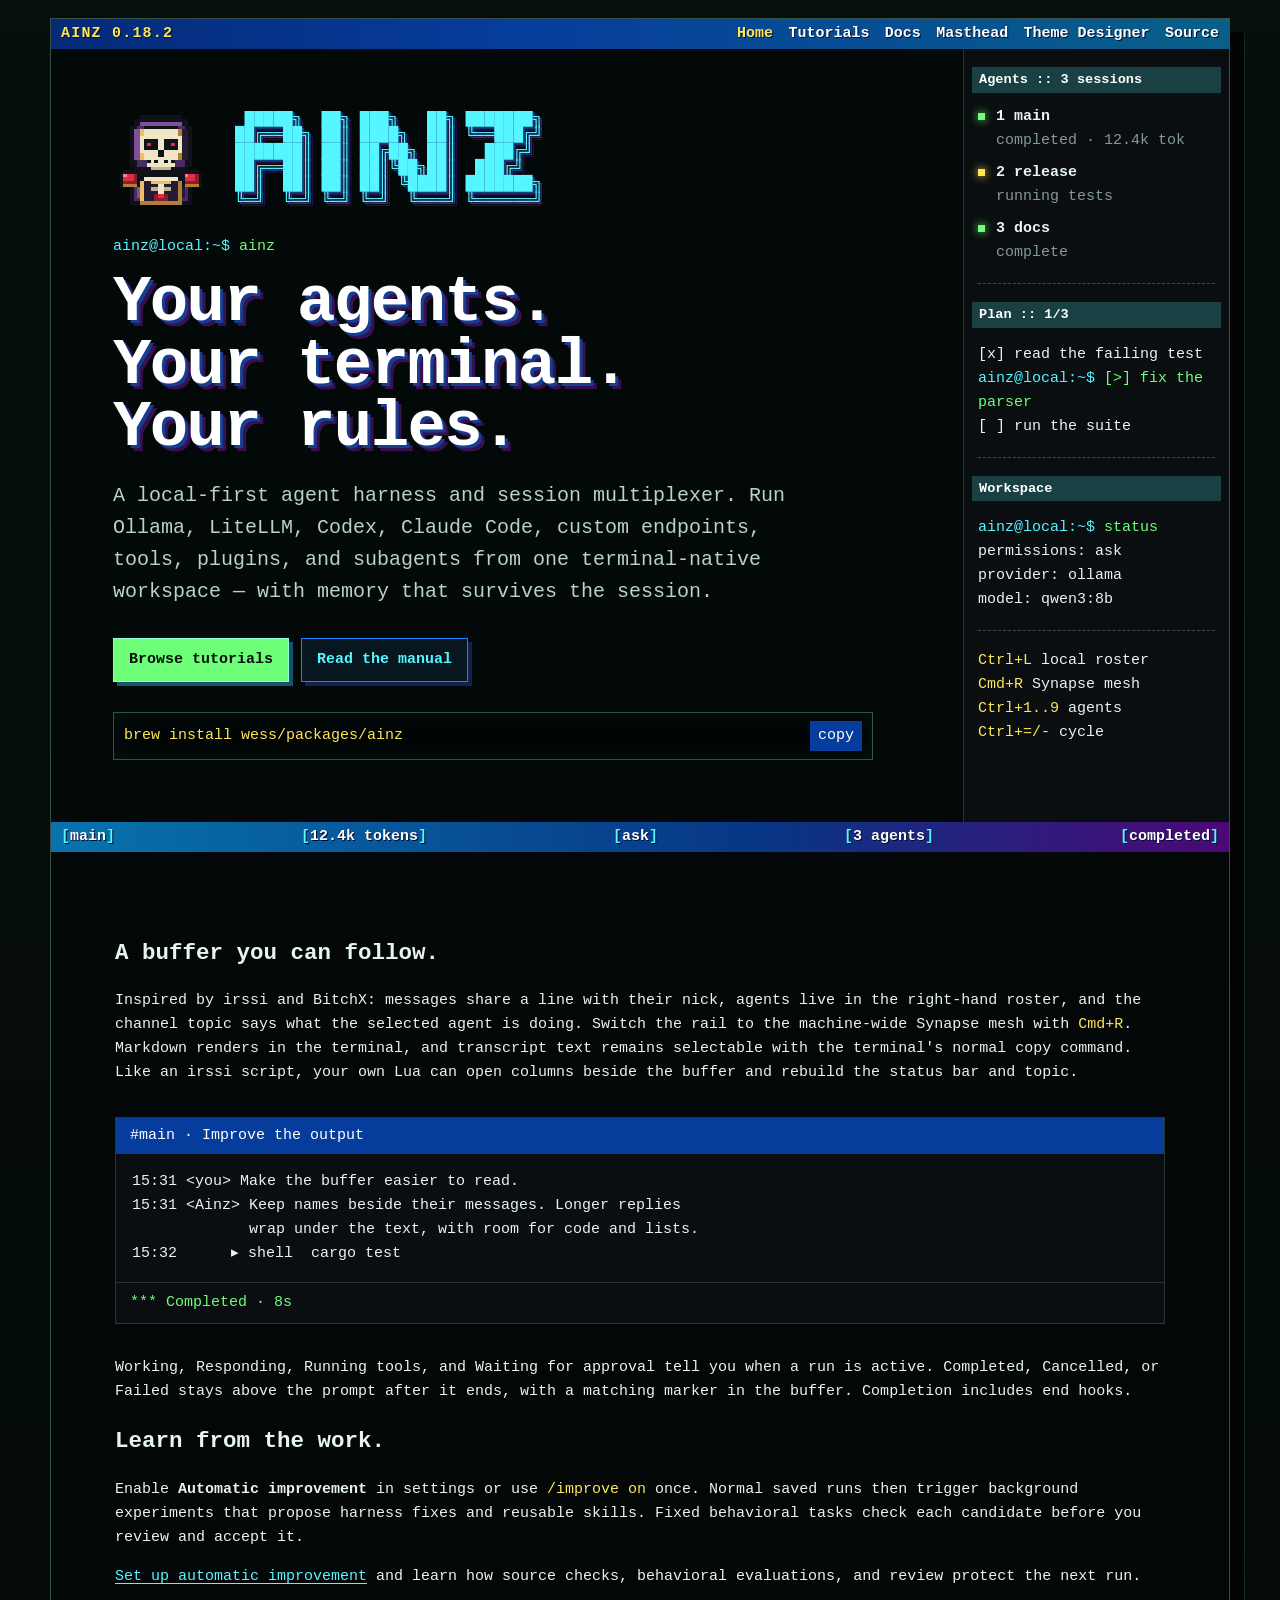
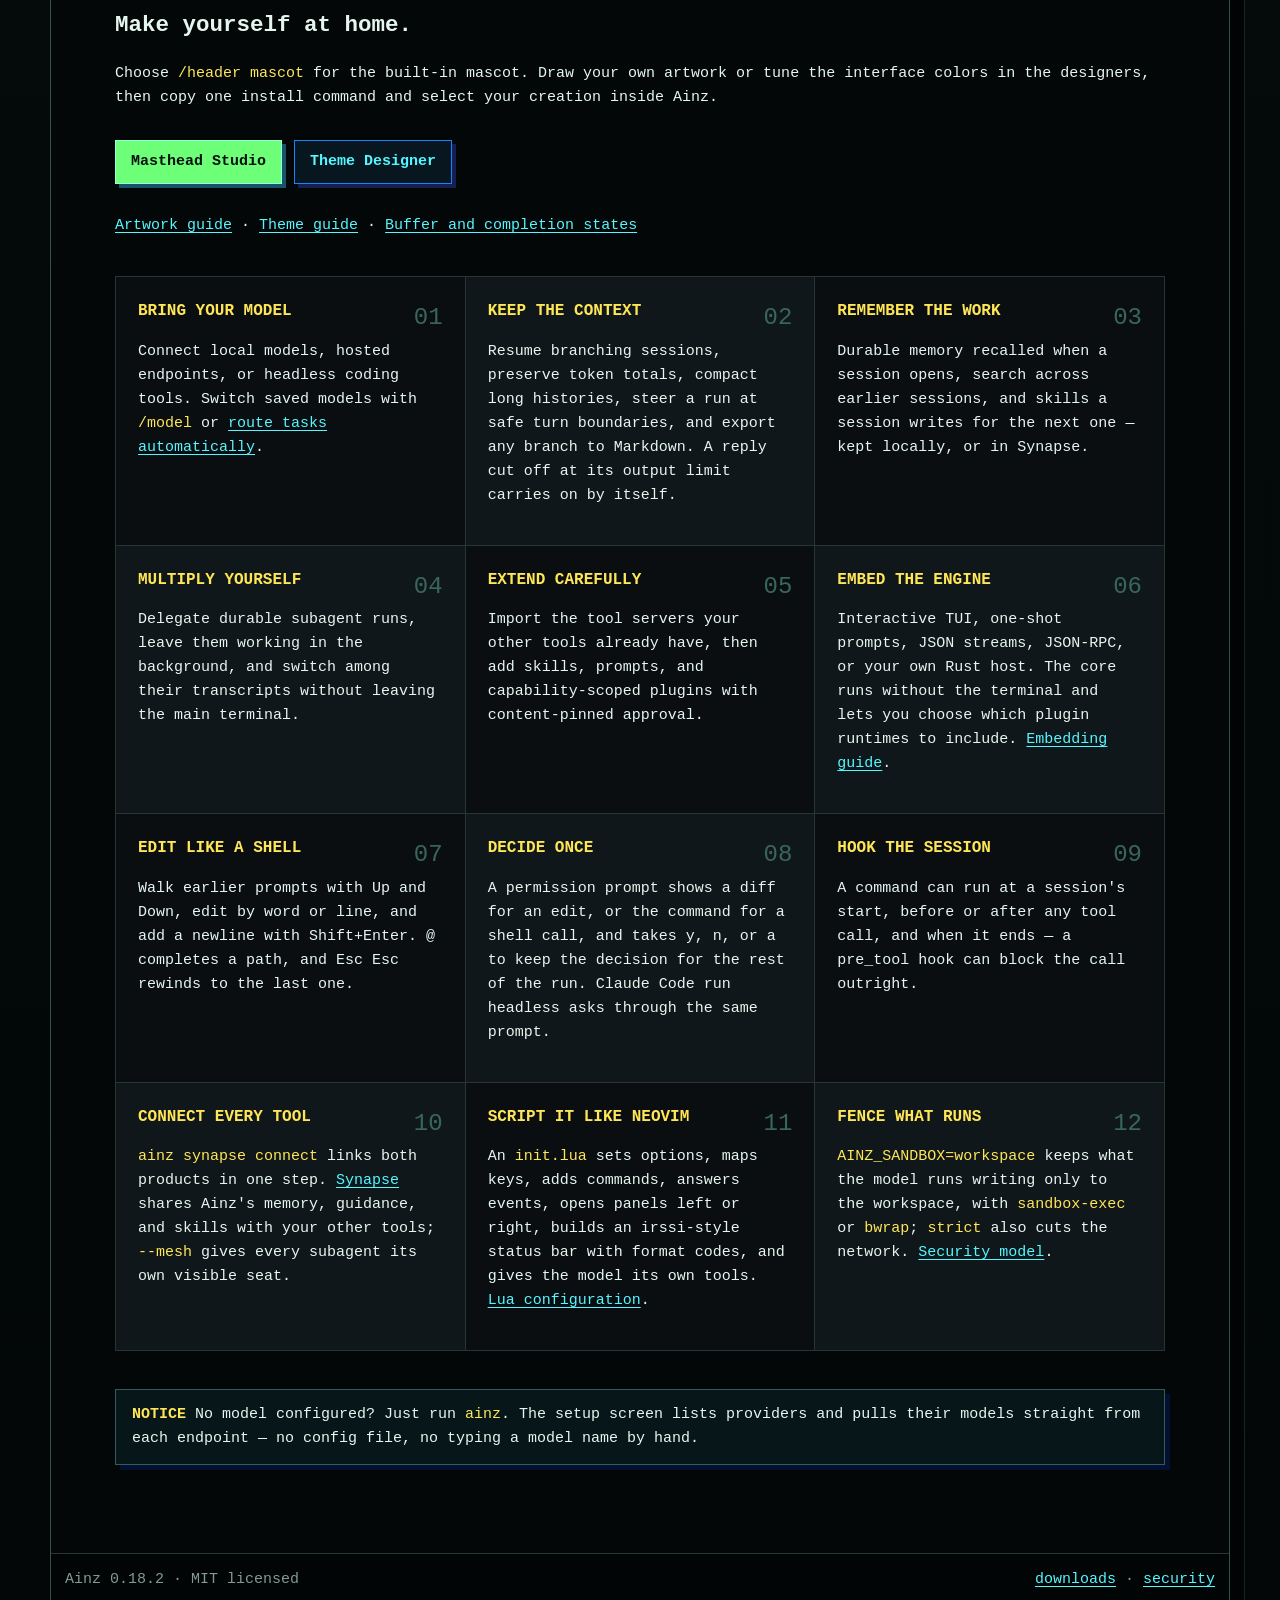
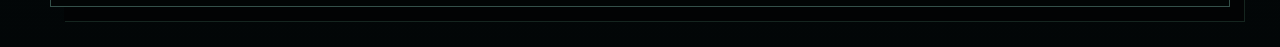
<file: site/index.html>
<!doctype html>
<html lang="en">
<head>
  <meta charset="utf-8">
  <meta name="viewport" content="width=device-width,initial-scale=1">
  <meta name="description" content="Ainz is a terminal-native agent harness and session multiplexer for local and hosted models.">
  <title>Ainz: terminal-native agent harness</title>
  <link rel="canonical" href="https://wess.io/ainz/">
  <link rel="stylesheet" href="assets/site.css">
  <link rel="icon" type="image/svg+xml" sizes="any" href="assets/favicon.svg">
</head>
<body>
  <a class="skip" href="#main">skip to content</a>
  <div class="shell">
    <div class="topline"><strong>AINZ 0.18.2</strong><nav aria-label="Main navigation"><a aria-current="page" href="./">Home</a><a href="tutorial/">Tutorials</a><a href="docs/">Docs</a><a href="masthead/">Masthead</a><a href="theme/">Theme Designer</a><a href="https://github.com/wess/ainz">Source</a></nav></div>
    <main id="main">
      <section class="hero">
        <div class="mainpane">
<div class="brand-art"><img src="assets/mascot.svg" width="96" height="96" alt="Ainz pixel mascot"><pre class="masthead" role="img" aria-label="Ainz">
 █████╗  ██╗ ███╗   ██╗ ███████╗
██╔══██╗ ██║ ████╗  ██║ ╚══███╔╝
███████║ ██║ ██╔██╗ ██║   ███╔╝ 
██╔══██║ ██║ ██║╚██╗██║  ███╔╝  
██║  ██║ ██║ ██║ ╚████║ ███████╗
╚═╝  ╚═╝ ╚═╝ ╚═╝  ╚═══╝ ╚══════╝</pre></div>
          <div class="prompt">ainz</div>
          <h1>Your agents.<br>Your terminal.<br>Your rules.</h1>
          <p class="lede">A local-first agent harness and session multiplexer. Run Ollama, LiteLLM, Codex, Claude Code, custom endpoints, tools, plugins, and subagents from one terminal-native workspace — with memory that survives the session.</p>
          <div class="actions"><a class="button" href="tutorial/">Browse tutorials</a><a class="button secondary" href="docs/">Read the manual</a></div>
          <div class="commandbox"><code>brew install wess/packages/ainz</code><button type="button" data-copy aria-label="Copy install command">copy</button></div>
        </div>
        <aside class="sidepane" aria-label="Agent roster preview">
          <h2>Agents :: 3 sessions</h2>
          <div class="agent"><div><b>1 main</b>completed · 12.4k tok</div></div>
          <div class="agent busy"><div><b>2 release</b>running tests</div></div>
          <div class="agent"><div><b>3 docs</b>complete</div></div>
          <hr class="side-rule">
          <h2>Plan :: 1/3</h2>
          <p>[x] read the failing test<br><span class="prompt">[&gt;] fix the parser</span><br>[ ] run the suite</p>
          <hr class="side-rule">
          <h2>Workspace</h2>
          <p><span class="prompt">status</span><br>permissions: ask<br>provider: ollama<br>model: qwen3:8b</p>
          <hr class="side-rule">
          <p><code>Ctrl+L</code> local roster<br><code>Cmd+R</code> Synapse mesh<br><code>Ctrl+1..9</code> agents<br><code>Ctrl+=/-</code> cycle</p>
        </aside>
      </section>
      <div class="statusline"><span>main</span><span>12.4k tokens</span><span>ask</span><span>3 agents</span><span>completed</span></div>
      <section class="content">
        <h2>A buffer you can follow.</h2>
        <p>Inspired by irssi and BitchX: messages share a line with their nick, agents live in the right-hand roster, and the channel topic says what the selected agent is doing. Switch the rail to the machine-wide Synapse mesh with <code>Cmd+R</code>. Markdown renders in the terminal, and transcript text remains selectable with the terminal's normal copy command. Like an irssi script, your own Lua can open columns beside the buffer and rebuild the status bar and topic.</p>
        <div class="buffer-example"><p class="buffer-topic">#main · Improve the output</p><pre>15:31 &lt;you&gt; Make the buffer easier to read.
15:31 &lt;Ainz&gt; Keep names beside their messages. Longer replies
             wrap under the text, with room for code and lists.
15:32      ▸ shell  cargo test</pre><p class="buffer-result">*** Completed · 8s</p></div>
        <p>Working, Responding, Running tools, and Waiting for approval tell you when a run is active. Completed, Cancelled, or Failed stays above the prompt after it ends, with a matching marker in the buffer. Completion includes end hooks.</p>
        <h2>Learn from the work.</h2>
        <p>Enable <strong>Automatic improvement</strong> in settings or use <code>/improve on</code> once. Normal saved runs then trigger background experiments that propose harness fixes and reusable skills. Fixed behavioral tasks check each candidate before you review and accept it.</p>
        <p><a href="docs/#improvement">Set up automatic improvement</a> and learn how source checks, behavioral evaluations, and review protect the next run.</p>
        <h2>Make yourself at home.</h2>
        <p>Choose <code>/header mascot</code> for the built-in mascot. Draw your own artwork or tune the interface colors in the designers, then copy one install command and select your creation inside Ainz.</p>
        <div class="actions"><a class="button" href="masthead/">Masthead Studio</a><a class="button secondary" href="theme/">Theme Designer</a></div>
        <p><a href="docs/#headers">Artwork guide</a> · <a href="docs/#themes">Theme guide</a> · <a href="docs/#interface">Buffer and completion states</a></p>
        <div class="grid">
          <article class="card"><span class="index" aria-hidden="true">01</span><h2>Bring your model</h2><p>Connect local models, hosted endpoints, or headless coding tools. Switch saved models with <code>/model</code> or <a href="docs/#automatic-model-routing">route tasks automatically</a>.</p></article>
          <article class="card"><span class="index" aria-hidden="true">02</span><h2>Keep the context</h2><p>Resume branching sessions, preserve token totals, compact long histories, steer a run at safe turn boundaries, and export any branch to Markdown. A reply cut off at its output limit carries on by itself.</p></article>
          <article class="card"><span class="index" aria-hidden="true">03</span><h2>Remember the work</h2><p>Durable memory recalled when a session opens, search across earlier sessions, and skills a session writes for the next one — kept locally, or in Synapse.</p></article>
          <article class="card"><span class="index" aria-hidden="true">04</span><h2>Multiply yourself</h2><p>Delegate durable subagent runs, leave them working in the background, and switch among their transcripts without leaving the main terminal.</p></article>
          <article class="card"><span class="index" aria-hidden="true">05</span><h2>Extend carefully</h2><p>Import the tool servers your other tools already have, then add skills, prompts, and capability-scoped plugins with content-pinned approval.</p></article>
          <article class="card"><span class="index" aria-hidden="true">06</span><h2>Embed the engine</h2><p>Interactive TUI, one-shot prompts, JSON streams, JSON-RPC, or your own Rust host. The core runs without the terminal and lets you choose which plugin runtimes to include. <a href="docs/#embedding">Embedding guide</a>.</p></article>
          <article class="card"><span class="index" aria-hidden="true">07</span><h2>Edit like a shell</h2><p>Walk earlier prompts with Up and Down, edit by word or line, and add a newline with Shift+Enter. @ completes a path, and Esc Esc rewinds to the last one.</p></article>
          <article class="card"><span class="index" aria-hidden="true">08</span><h2>Decide once</h2><p>A permission prompt shows a diff for an edit, or the command for a shell call, and takes y, n, or a to keep the decision for the rest of the run. Claude Code run headless asks through the same prompt.</p></article>
          <article class="card"><span class="index" aria-hidden="true">09</span><h2>Hook the session</h2><p>A command can run at a session's start, before or after any tool call, and when it ends — a pre_tool hook can block the call outright.</p></article>
          <article class="card"><span class="index" aria-hidden="true">10</span><h2>Connect every tool</h2><p><code>ainz synapse connect</code> links both products in one step. <a href="https://wess.io/synapse/">Synapse</a> shares Ainz's memory, guidance, and skills with your other tools; <code>--mesh</code> gives every subagent its own visible seat.</p></article>
          <article class="card"><span class="index" aria-hidden="true">11</span><h2>Script it like Neovim</h2><p>An <code>init.lua</code> sets options, maps keys, adds commands, answers events, opens panels left or right, builds an irssi-style status bar with format codes, and gives the model its own tools. <a href="docs/#lua">Lua configuration</a>.</p></article>
          <article class="card"><span class="index" aria-hidden="true">12</span><h2>Fence what runs</h2><p><code>AINZ_SANDBOX=workspace</code> keeps what the model runs writing only to the workspace, with <code>sandbox-exec</code> or <code>bwrap</code>; <code>strict</code> also cuts the network. <a href="docs/#security">Security model</a>.</p></article>
        </div>
        <div class="callout">No model configured? Just run <code>ainz</code>. The setup screen lists providers and pulls their models straight from each endpoint — no config file, no typing a model name by hand.</div>
      </section>
    </main>
    <footer><span>Ainz 0.18.2 · MIT licensed</span><span><a href="https://github.com/wess/ainz/releases">downloads</a> · <a href="docs/#security">security</a></span></footer>
  </div>
  <script src="assets/site.js"></script>
</body>
</html>
</file>
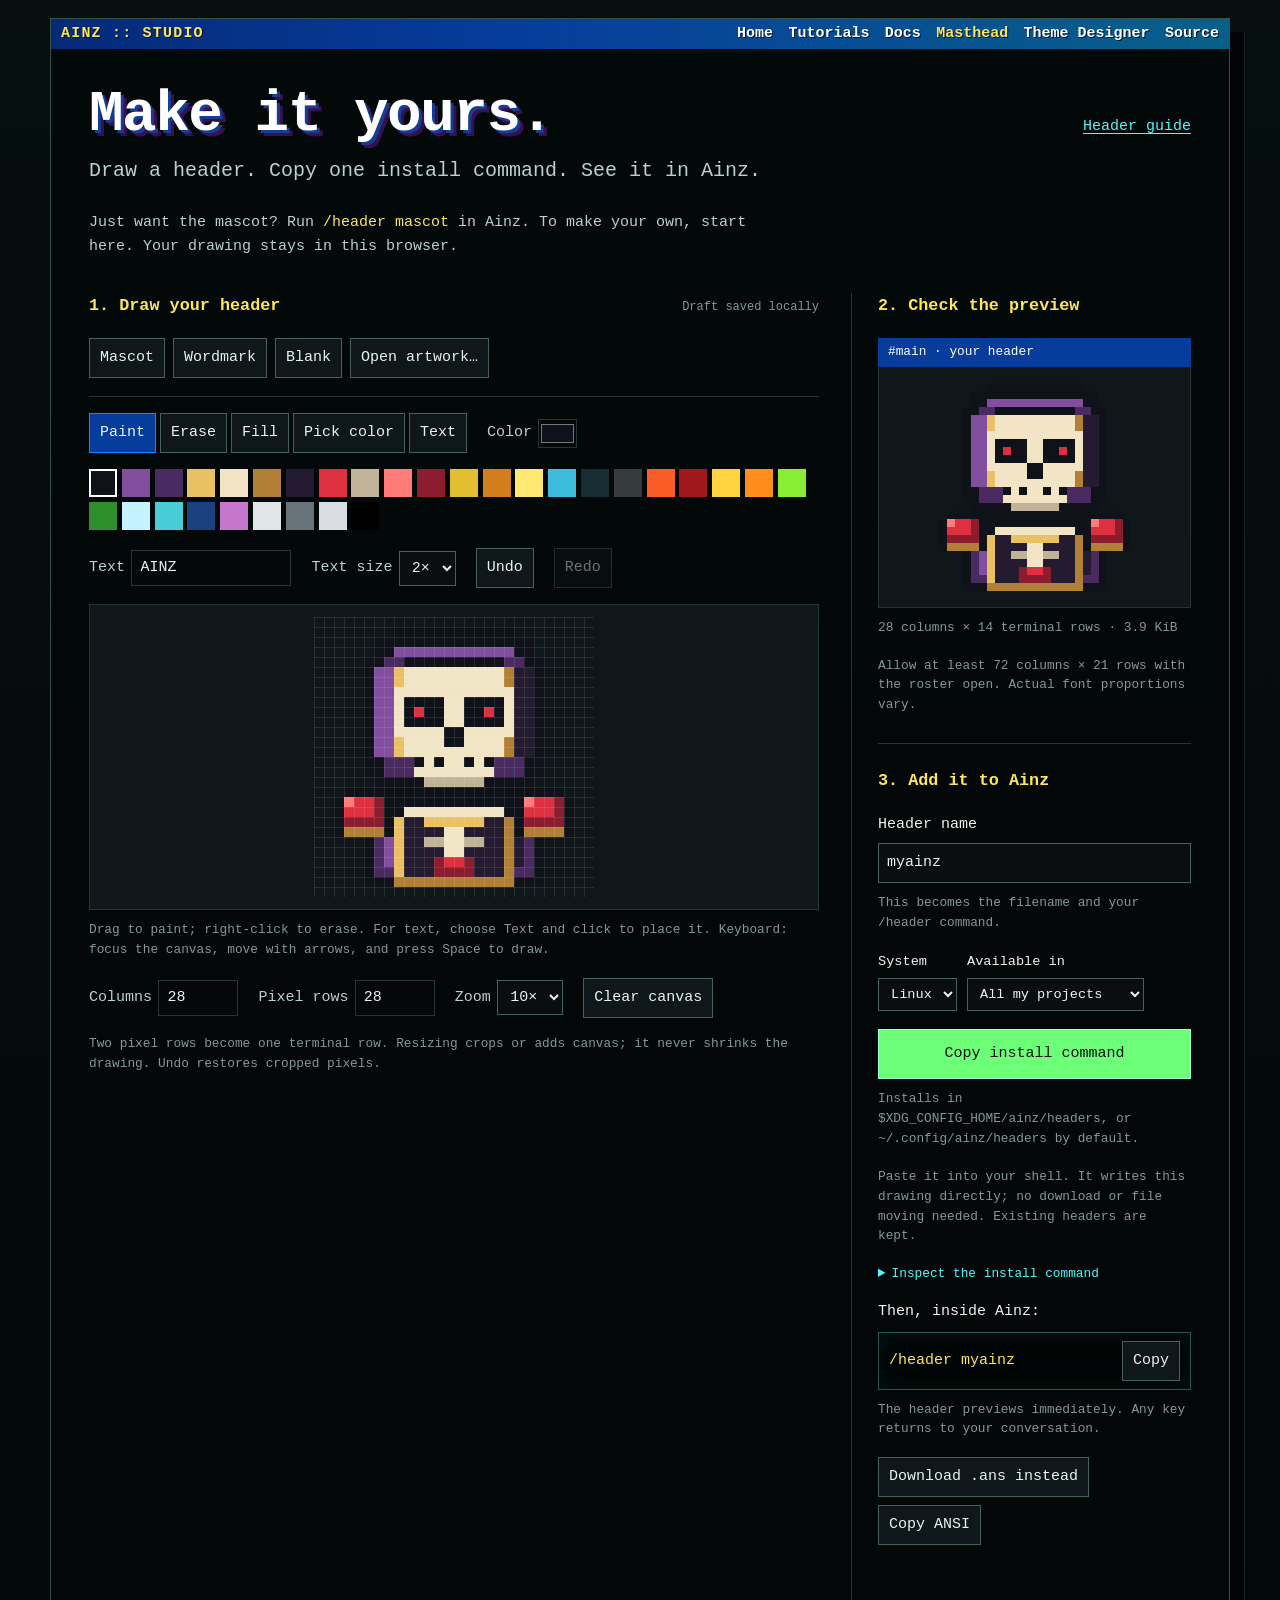
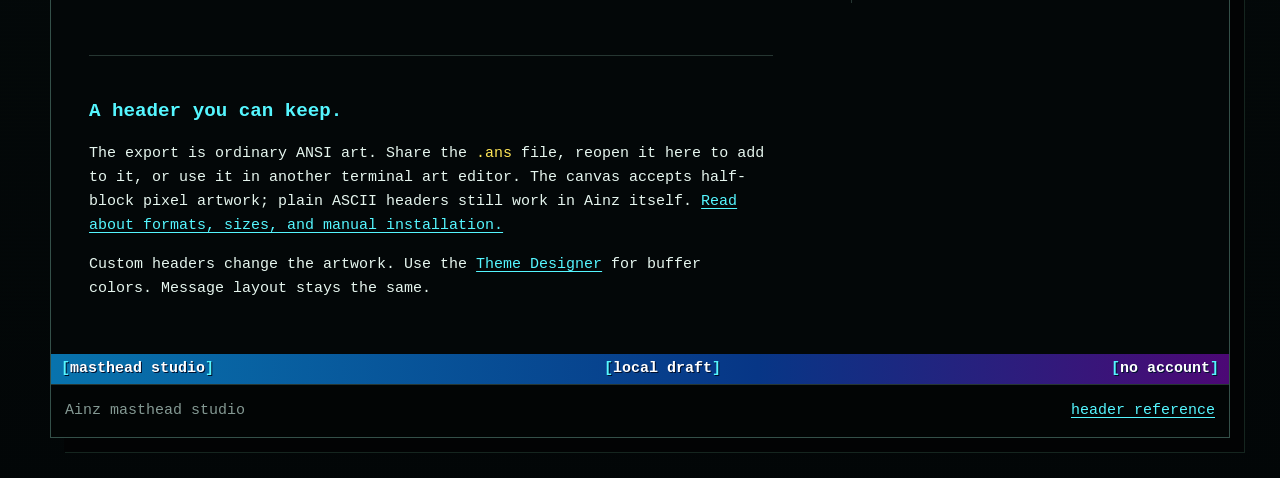
<file: site/masthead/index.html>
<!doctype html>
<html lang="en">
<head>
  <meta charset="utf-8">
  <meta name="viewport" content="width=device-width,initial-scale=1">
  <meta name="description" content="Draw, preview, and install a custom Ainz terminal header. Start with the mascot or a wordmark and copy one installation command.">
  <title>Ainz masthead studio</title>
  <link rel="canonical" href="https://wess.io/ainz/masthead/">
  <link rel="stylesheet" href="../assets/site.css">
  <link rel="icon" type="image/svg+xml" sizes="any" href="../assets/favicon.svg">
</head>
<body>
<a class="skip" href="#main">skip to content</a>
<div class="shell">
  <div class="topline"><strong>AINZ :: STUDIO</strong><nav aria-label="Main navigation"><a href="../">Home</a><a href="../tutorial/">Tutorials</a><a href="../docs/">Docs</a><a aria-current="page" href="./">Masthead</a><a href="../theme/">Theme Designer</a><a href="https://github.com/wess/ainz">Source</a></nav></div>
  <main id="main" class="content studio-page">
    <header class="studio-heading"><div><h1>Make it yours.</h1><p class="lede">Draw a header. Copy one install command. See it in Ainz.</p></div><a href="../docs/#headers">Header guide</a></header>
    <p class="studio-intro">Just want the mascot? Run <code>/header mascot</code> in Ainz. To make your own, start here. Your drawing stays in this browser.</p>
    <noscript><p class="callout">The editor needs JavaScript. You can still <a href="../assets/mascot.ans" download="myainz.ans">download the mascot artwork</a> and follow the <a href="../docs/#headers">manual installation guide</a>.</p></noscript>
    <div class="studio">
      <section class="studio-editor" aria-labelledby="draw-title">
        <div class="section-line"><h2 id="draw-title">1. Draw your header</h2><span id="draft" role="status">Loading drawing…</span></div>
        <div class="starter-row" aria-label="Starting artwork"><button type="button" data-starter="mascot">Mascot</button><button type="button" data-starter="wordmark">Wordmark</button><button type="button" data-starter="blank">Blank</button><button type="button" id="openbutton">Open artwork…</button><input id="open" type="file" accept=".ans,.ansi,text/plain" hidden></div>
        <div class="toolbar">
          <div class="tools" role="group" aria-label="Drawing tool"><button type="button" class="selected" data-tool="paint" aria-pressed="true">Paint</button><button type="button" data-tool="erase" aria-pressed="false">Erase</button><button type="button" data-tool="fill" aria-pressed="false">Fill</button><button type="button" data-tool="pick" aria-pressed="false">Pick color</button><button type="button" data-tool="text" aria-pressed="false">Text</button></div>
          <label>Color <input id="color" type="color" value="#e2be30"></label>
        </div>
        <div id="palette" class="palette" aria-label="Color palette"></div>
        <div class="toolbar"><label>Text <input id="text" type="text" value="AINZ" maxlength="24" spellcheck="false"></label><label>Text size <select id="scale"><option value="1">1×</option><option value="2" selected>2×</option><option value="3">3×</option></select></label><button type="button" id="undo" disabled>Undo</button><button type="button" id="redo" disabled>Redo</button></div>
        <div class="gridwrap"><canvas id="grid" tabindex="0" role="application" aria-label="Pixel editor. Arrow keys move the cursor; Space applies the selected tool." aria-describedby="drawing-help"></canvas></div>
        <p class="hint" id="drawing-help">Drag to paint; right-click to erase. For text, choose Text and click to place it. Keyboard: focus the canvas, move with arrows, and press Space to draw.</p>
        <div class="toolbar"><label>Columns <input id="width" type="number" min="1" max="240"></label><label>Pixel rows <input id="height" type="number" min="2" max="160" step="2"></label><label>Zoom <select id="zoom"><option value="6">6×</option><option value="8">8×</option><option value="10" selected>10×</option><option value="14">14×</option></select></label><button type="button" id="clear">Clear canvas</button></div>
        <p class="hint">Two pixel rows become one terminal row. Resizing crops or adds canvas; it never shrinks the drawing. Undo restores cropped pixels.</p>
        <p id="error" class="hint error" role="alert"></p>
      </section>
      <aside class="studio-delivery" aria-label="Preview and installation">
        <section aria-labelledby="preview-title"><h2 id="preview-title">2. Check the preview</h2><div class="preview-topic">#main · your header</div><div class="studio-preview"><canvas id="preview" role="img" aria-label="Terminal proportions preview"></canvas></div><p id="stats" class="hint"></p><p id="fit" class="hint"></p></section>
        <section class="install-panel" aria-labelledby="install-title">
          <h2 id="install-title">3. Add it to Ainz</h2>
          <label for="name">Header name</label><input id="name" type="text" maxlength="40" spellcheck="false" autocomplete="off" aria-describedby="name-help">
          <p id="name-help" class="hint">This becomes the filename and your /header command.</p>
          <div class="install-options"><label>System <select id="platform"><option value="macos">macOS</option><option value="linux">Linux</option></select></label><label>Available in <select id="scope"><option value="user">All my projects</option><option value="project">This project only</option></select></label></div>
          <button type="button" class="button" id="installcopy">Copy install command</button>
          <p id="destination" class="hint"></p><p class="hint">Paste it into your shell. It writes this drawing directly; no download or file moving needed. Existing headers are kept.</p>
          <details><summary>Inspect the install command</summary><pre id="install" tabindex="0"></pre></details>
          <p class="next-step">Then, inside Ainz:</p><div class="commandbox"><code id="selectcommand">/header myainz</code><button type="button" id="selectcopy">Copy</button></div>
          <p class="hint">The header previews immediately. Any key returns to your conversation.</p>
          <div class="download-actions"><button type="button" id="save">Download .ans instead</button><button type="button" id="copy">Copy ANSI</button></div>
          <p id="notice" role="status" aria-live="polite"></p>
          <details id="fallback" hidden><summary>Copy text manually</summary><textarea id="copytext" readonly aria-label="Text to copy"></textarea></details>
        </section>
      </aside>
    </div>
    <section class="studio-notes"><h2>A header you can keep.</h2><p>The export is ordinary ANSI art. Share the <code>.ans</code> file, reopen it here to add to it, or use it in another terminal art editor. The canvas accepts half-block pixel artwork; plain ASCII headers still work in Ainz itself. <a href="../docs/#headers">Read about formats, sizes, and manual installation.</a></p><p>Custom headers change the artwork. Use the <a href="../theme/">Theme Designer</a> for buffer colors. Message layout stays the same.</p></section>
  </main>
  <div class="statusline"><span>masthead studio</span><span>local draft</span><span>no account</span></div>
  <footer><span>Ainz masthead studio</span><span><a href="../docs/#headers">header reference</a></span></footer>
</div>
<script type="module" src="../assets/masthead.js"></script>
</body>
</html>
</file>
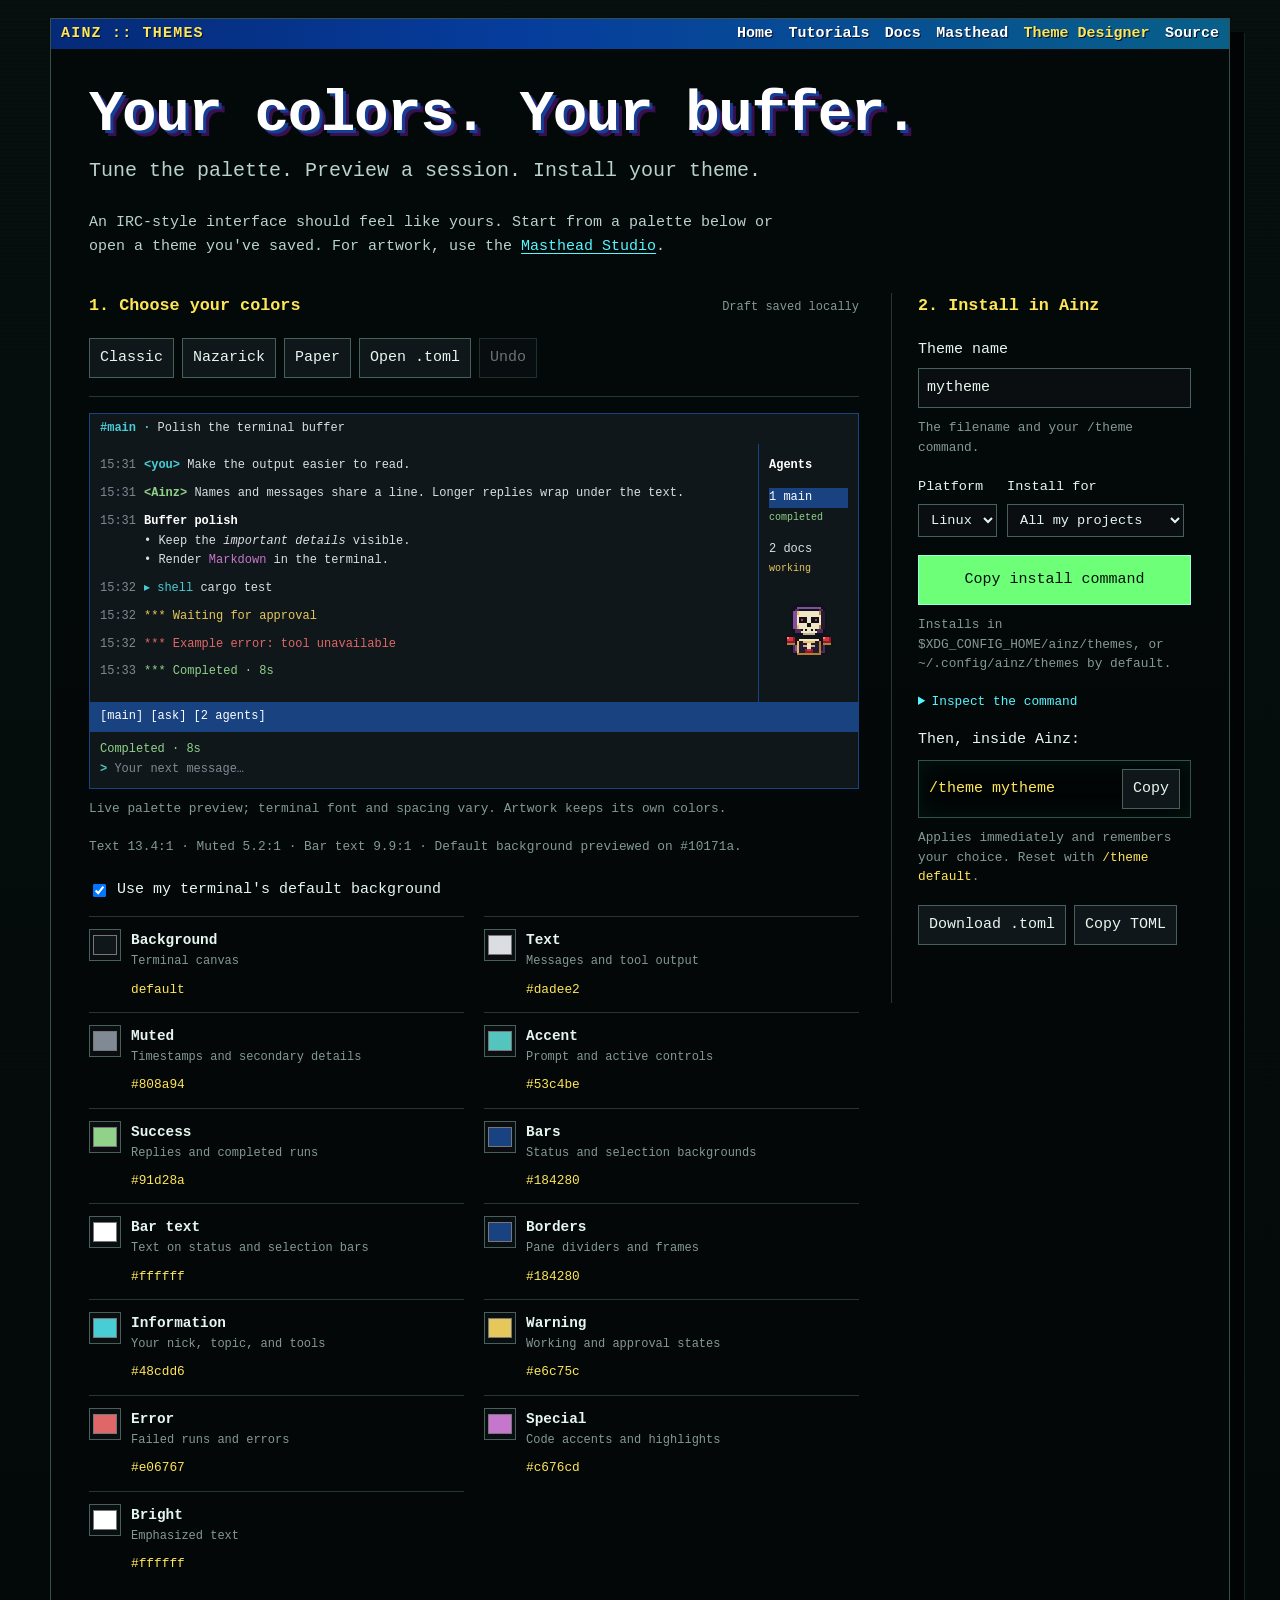
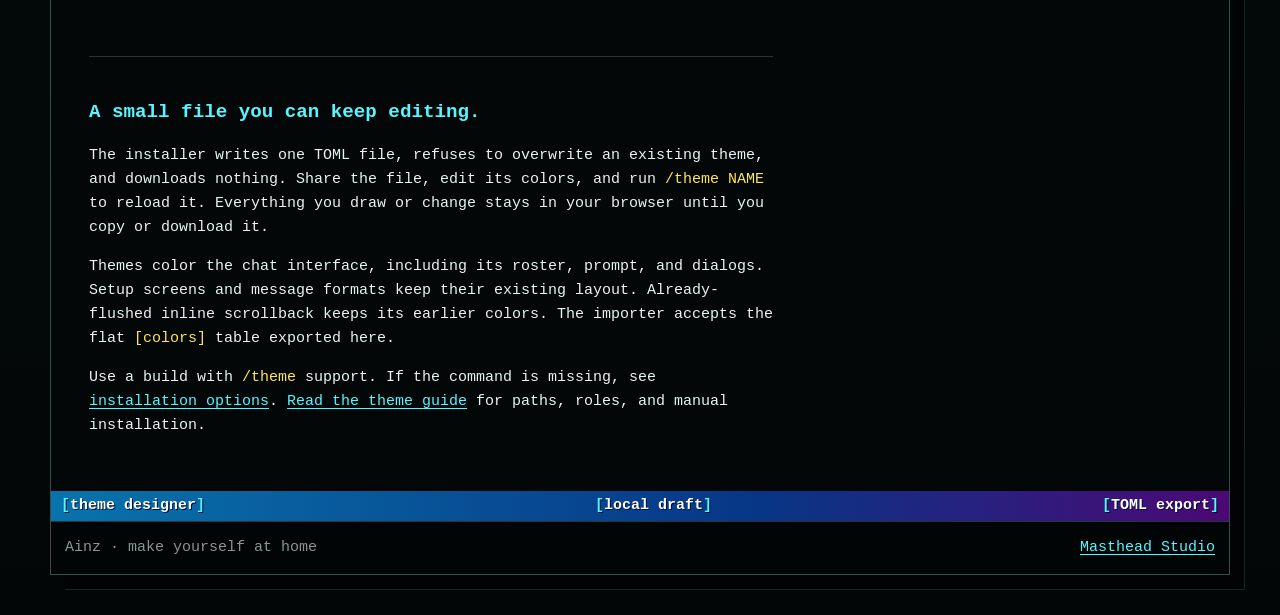
<file: site/theme/index.html>
<!doctype html>
<html lang="en">
<head>
  <meta charset="utf-8">
  <meta name="viewport" content="width=device-width,initial-scale=1">
  <meta name="description" content="Design and install an Ainz terminal theme. Preview colors in an IRC-style buffer, export a small TOML file, and switch with /theme.">
  <title>Ainz Theme Designer</title>
  <link rel="canonical" href="https://wess.io/ainz/theme/">
  <link rel="stylesheet" href="../assets/site.css">
  <link rel="icon" type="image/svg+xml" sizes="any" href="../assets/favicon.svg">
</head>
<body>
<a class="skip" href="#main">skip to content</a>
<div class="shell">
  <div class="topline"><strong>AINZ :: THEMES</strong><nav aria-label="Main navigation"><a href="../">Home</a><a href="../tutorial/">Tutorials</a><a href="../docs/">Docs</a><a href="../masthead/">Masthead</a><a aria-current="page" href="./">Theme Designer</a><a href="https://github.com/wess/ainz">Source</a></nav></div>
  <main id="main" class="content studio-page">
    <header class="studio-heading"><div><h1>Your colors. Your buffer.</h1><p class="lede">Tune the palette. Preview a session. Install your theme.</p></div></header>
    <p class="studio-intro">An IRC-style interface should feel like yours. Start from a palette below or open a theme you've saved. For artwork, use the <a href="../masthead/">Masthead Studio</a>.</p>
    <noscript><p class="callout">Enable JavaScript to preview and export a theme, or follow the <a href="../docs/#themes">manual setup</a>.</p></noscript>
    <div class="studio theme-studio">
      <div class="studio-editor">
        <div class="section-line"><h2>1. Choose your colors</h2><span id="draft" role="status">Saved in this browser</span></div>
        <div class="starter-row"><button type="button" data-preset="classic">Classic</button><button type="button" data-preset="nazarick">Nazarick</button><button type="button" data-preset="paper">Paper</button><button type="button" id="openbutton">Open .toml</button><input type="file" id="open" accept=".toml,text/plain" hidden><button type="button" id="undo" disabled>Undo</button></div>
        <div class="theme-preview" id="terminal" role="region" aria-label="Live theme preview">
          <div class="theme-topic"><b class="theme-info">#main ·</b> Polish the terminal buffer</div>
          <div class="theme-body">
            <div class="theme-buffer">
              <p><time>15:31</time><span><b class="theme-info">&lt;you&gt;</b> Make the output easier to read.</span></p>
              <p><time>15:31</time><span><b class="theme-success">&lt;Ainz&gt;</b> Names and messages share a line. Longer replies wrap under the text.</span></p>
              <p><time>15:31</time><span><b class="theme-bright">Buffer polish</b><br>• Keep the <em>important details</em> visible.<br>• Render <code>Markdown</code> in the terminal.</span></p>
              <p><time>15:32</time><span class="theme-info">▸ shell <span class="theme-text">cargo test</span></span></p>
              <p><time>15:32</time><span class="theme-warning">*** Waiting for approval</span></p>
              <p><time>15:32</time><span class="theme-error">*** Example error: tool unavailable</span></p>
              <p><time>15:33</time><span class="theme-success">*** Completed · 8s</span></p>
            </div>
            <aside class="theme-roster" aria-label="Agent roster preview"><b class="theme-bright">Agents</b><p class="theme-selected">1 main</p><small class="theme-success">completed</small><p>2 docs</p><small class="theme-warning">working</small><img src="../assets/mascot.svg" width="56" height="56" alt="Ainz mascot; artwork colors stay unchanged"></aside>
          </div>
          <div class="theme-bar">[main] [ask] [2 agents]</div>
          <div class="theme-input"><span class="theme-success">Completed · 8s</span><br><b class="theme-accent">&gt;</b> <span class="theme-muted">Your next message…</span></div>
        </div>
        <p class="hint">Live palette preview; terminal font and spacing vary. Artwork keeps its own colors.</p>
        <p id="contrast" class="hint" role="status"></p>
        <label class="terminal-default"><input type="checkbox" id="defaultbg" checked> Use my terminal's default background</label>
        <div id="colors" class="color-fields"></div>
        <p id="error" class="hint error" role="alert"></p>
      </div>
      <aside class="studio-delivery">
        <section class="install-panel theme-install" aria-labelledby="install-title">
          <h2 id="install-title">2. Install in Ainz</h2>
          <label for="name">Theme name</label><input id="name" type="text" value="mytheme" maxlength="40" autocomplete="off" spellcheck="false" aria-describedby="name-help">
          <p id="name-help" class="hint"></p>
          <div class="install-options"><label>Platform<select id="platform"><option value="macos">macOS</option><option value="linux">Linux</option></select></label><label>Install for<select id="scope"><option value="user">All my projects</option><option value="project">This project only</option></select></label></div>
          <button id="installcopy" class="button" type="button">Copy install command</button>
          <p id="destination" class="hint"></p>
          <details><summary>Inspect the command</summary><pre id="install" tabindex="0"></pre></details>
          <p class="next-step">Then, inside Ainz:</p><div class="commandbox"><code id="selectcommand">/theme mytheme</code><button id="selectcopy" type="button">Copy</button></div>
          <p class="hint">Applies immediately and remembers your choice. Reset with <code>/theme default</code>.</p>
          <div class="download-actions"><button id="save" type="button">Download .toml</button><button id="copy" type="button">Copy TOML</button></div>
          <p id="notice" role="status"></p>
          <details id="fallback" hidden><summary>Copy text manually</summary><textarea id="copytext" readonly aria-label="Text to copy"></textarea></details>
        </section>
      </aside>
    </div>
    <section class="studio-notes"><h2>A small file you can keep editing.</h2><p>The installer writes one TOML file, refuses to overwrite an existing theme, and downloads nothing. Share the file, edit its colors, and run <code>/theme NAME</code> to reload it. Everything you draw or change stays in your browser until you copy or download it.</p><p>Themes color the chat interface, including its roster, prompt, and dialogs. Setup screens and message formats keep their existing layout. Already-flushed inline scrollback keeps its earlier colors. The importer accepts the flat <code>[colors]</code> table exported here.</p><p>Use a build with <code>/theme</code> support. If the command is missing, see <a href="../docs/#install">installation options</a>. <a href="../docs/#themes">Read the theme guide</a> for paths, roles, and manual installation.</p></section>
  </main>
  <div class="statusline"><span>theme designer</span><span>local draft</span><span>TOML export</span></div>
  <footer><span>Ainz · make yourself at home</span><a href="../masthead/">Masthead Studio</a></footer>
</div>
<script type="module" src="../assets/theme.js"></script>
</body>
</html>
</file>
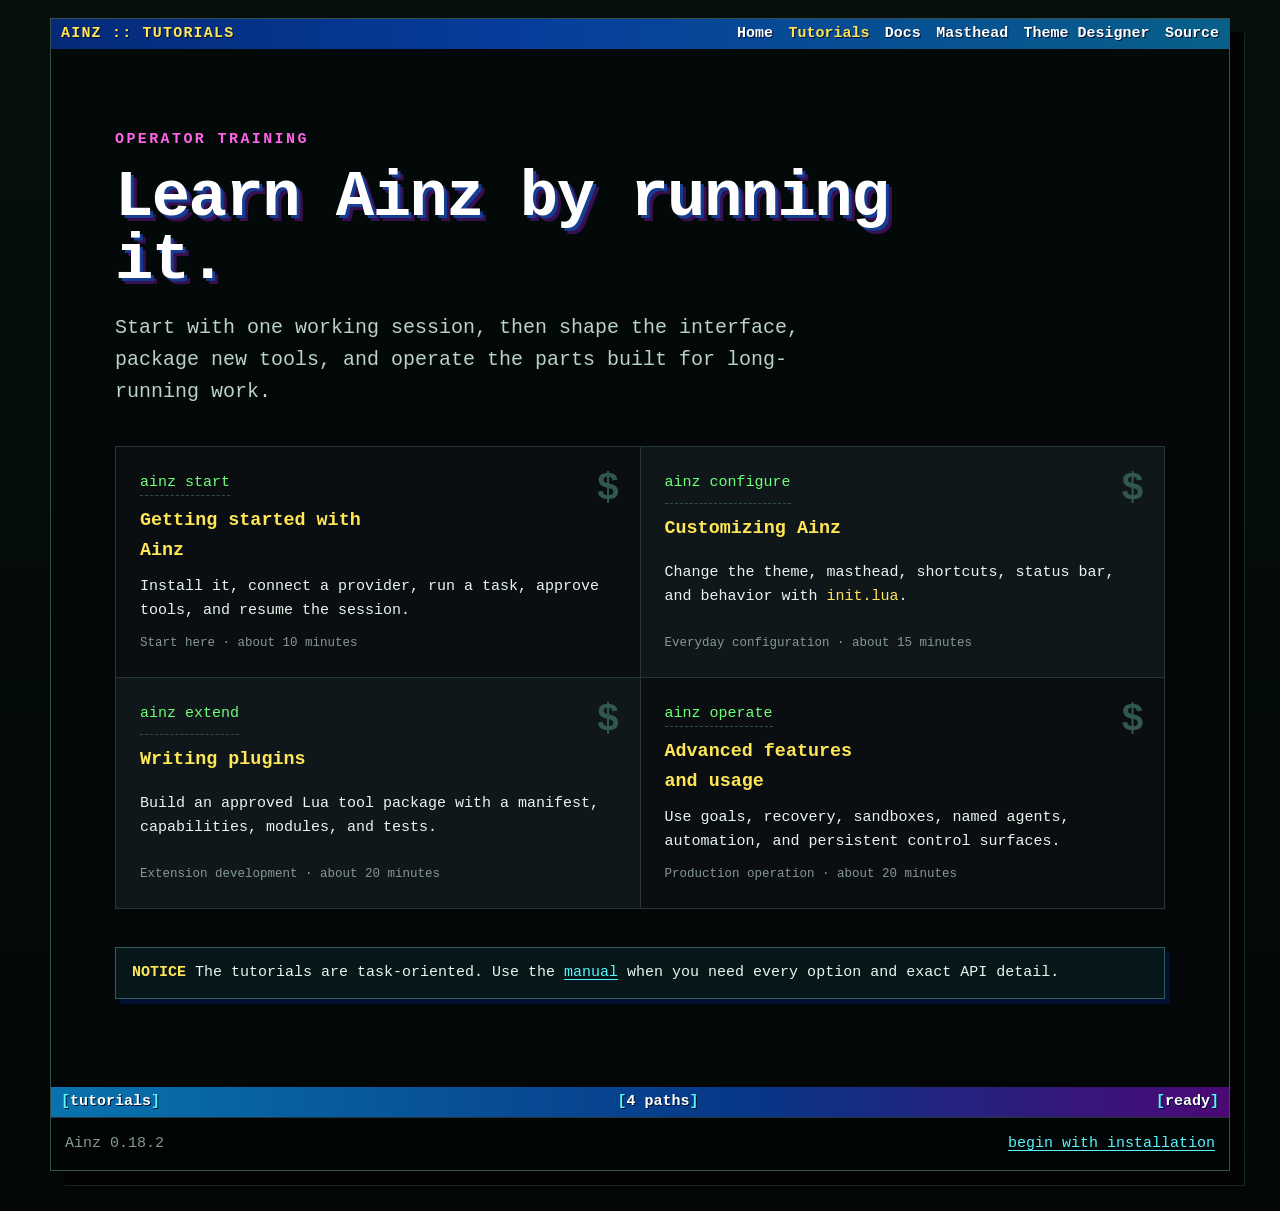
<file: site/tutorial/index.html>
<!doctype html><html lang="en"><head><meta charset="utf-8"><meta name="viewport" content="width=device-width,initial-scale=1"><meta name="description" content="Practical Ainz tutorials from first launch through customization, plugins, and advanced operation."><title>Ainz tutorials</title><link rel="canonical" href="https://wess.io/ainz/tutorial/"><link rel="stylesheet" href="../assets/site.css"><link rel="icon" type="image/svg+xml" sizes="any" href="../assets/favicon.svg"></head>
<body><a class="skip" href="#main">skip to content</a><div class="shell">
<div class="topline"><strong>AINZ :: TUTORIALS</strong><nav aria-label="Main navigation"><a href="../">Home</a><a aria-current="page" href="./">Tutorials</a><a href="../docs/">Docs</a><a href="../masthead/">Masthead</a><a href="../theme/">Theme Designer</a><a href="https://github.com/wess/ainz">Source</a></nav></div>
<main id="main" class="content"><header><p class="eyebrow">Operator training</p><h1>Learn Ainz by running it.</h1><p class="lede">Start with one working session, then shape the interface, package new tools, and operate the parts built for long-running work.</p></header>
<div class="tutorialmap" aria-label="Tutorial paths">
<a class="route" href="gettingstarted/"><span class="routecmd">ainz start</span><strong>Getting started with Ainz</strong><span>Install it, connect a provider, run a task, approve tools, and resume the session.</span><small>Start here · about 10 minutes</small></a>
<a class="route" href="customizing/"><span class="routecmd">ainz configure</span><strong>Customizing Ainz</strong><span>Change the theme, masthead, shortcuts, status bar, and behavior with <code>init.lua</code>.</span><small>Everyday configuration · about 15 minutes</small></a>
<a class="route" href="plugins/"><span class="routecmd">ainz extend</span><strong>Writing plugins</strong><span>Build an approved Lua tool package with a manifest, capabilities, modules, and tests.</span><small>Extension development · about 20 minutes</small></a>
<a class="route" href="advanced/"><span class="routecmd">ainz operate</span><strong>Advanced features and usage</strong><span>Use goals, recovery, sandboxes, named agents, automation, and persistent control surfaces.</span><small>Production operation · about 20 minutes</small></a>
</div>
<div class="callout">The tutorials are task-oriented. Use the <a href="../docs/">manual</a> when you need every option and exact API detail.</div>
</main><div class="statusline"><span>tutorials</span><span>4 paths</span><span>ready</span></div><footer><span>Ainz 0.18.2</span><span><a href="gettingstarted/">begin with installation</a></span></footer></div></body></html>
</file>
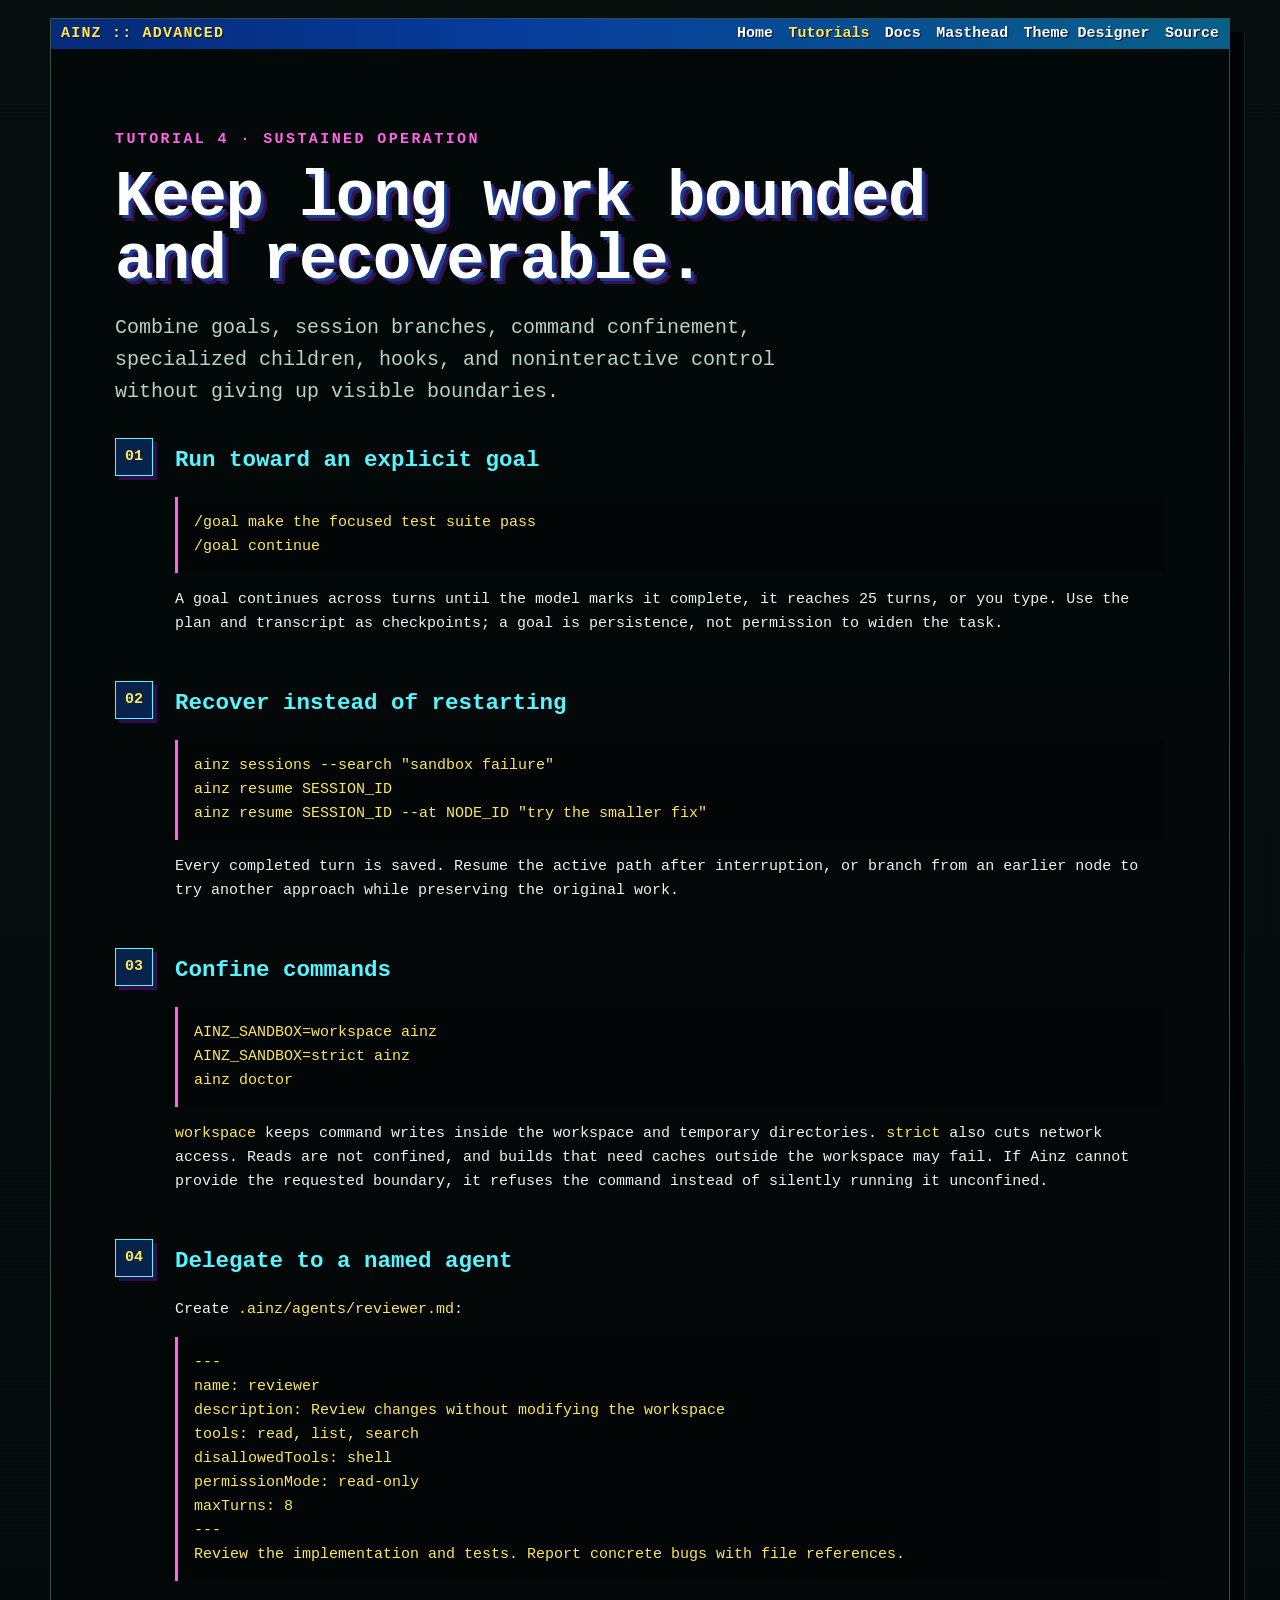
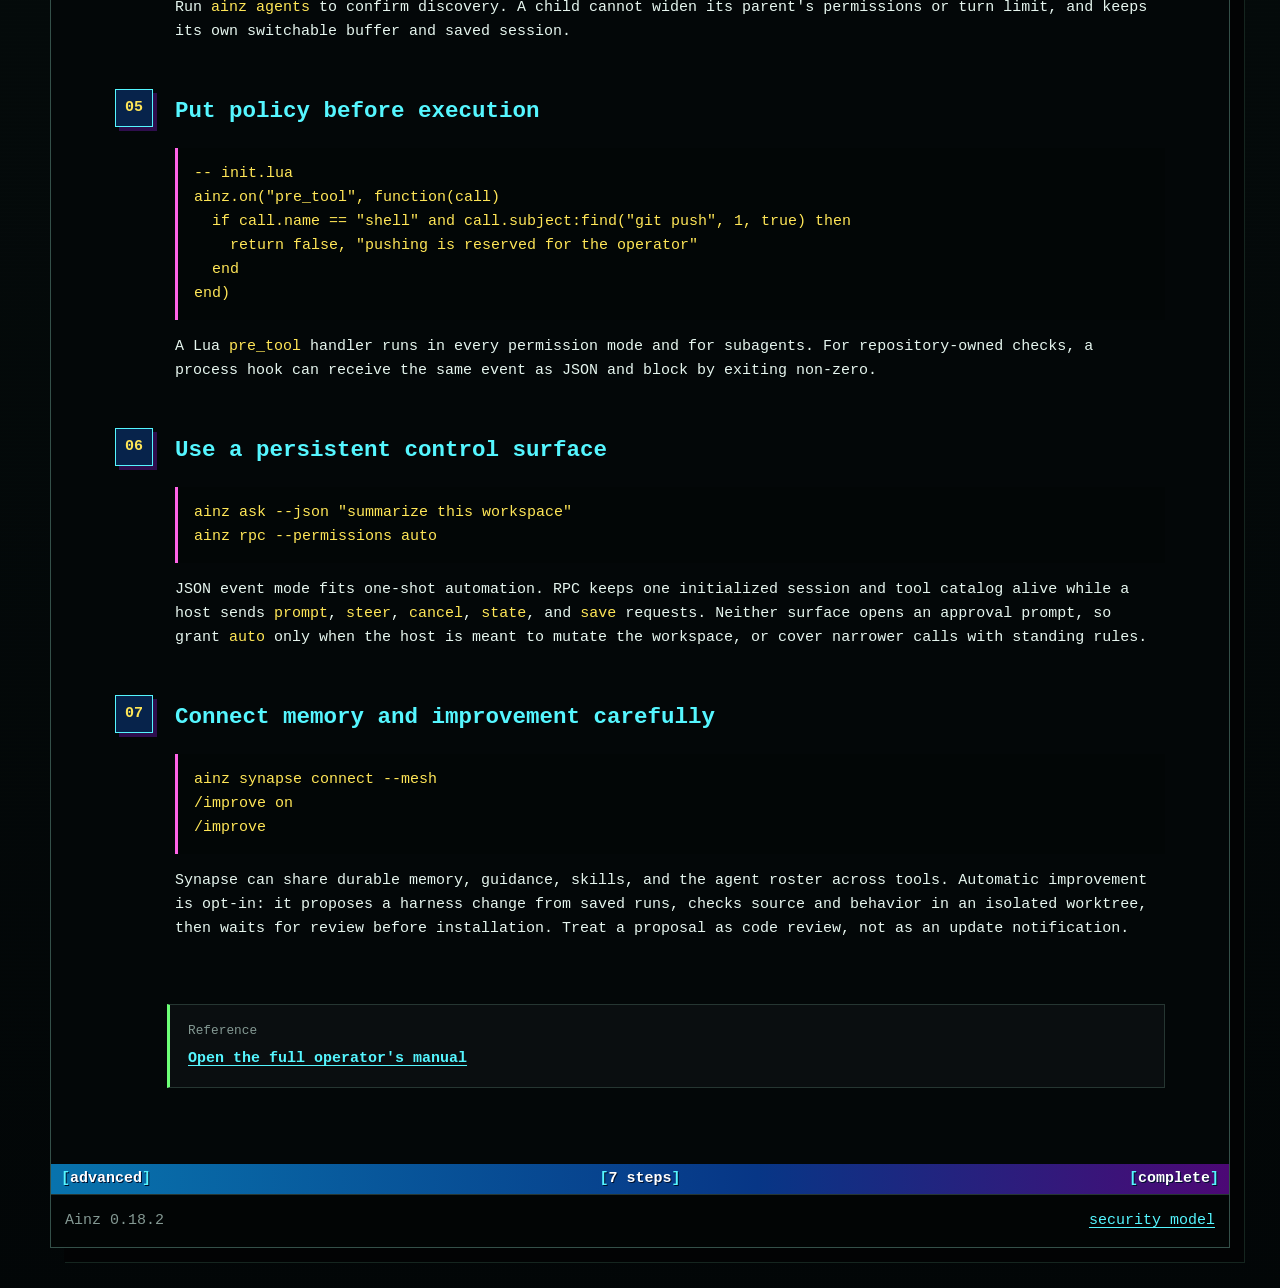
<file: site/tutorial/advanced/index.html>
<!doctype html><html lang="en"><head><meta charset="utf-8"><meta name="viewport" content="width=device-width,initial-scale=1"><meta name="description" content="Use Ainz goals, recovery, sandboxes, named agents, automation, and persistent control surfaces."><title>Advanced Ainz features and usage</title><link rel="canonical" href="https://wess.io/ainz/tutorial/advanced/"><link rel="stylesheet" href="../../assets/site.css"><link rel="icon" type="image/svg+xml" sizes="any" href="../../assets/favicon.svg"></head>
<body><a class="skip" href="#main">skip to content</a><div class="shell">
<div class="topline"><strong>AINZ :: ADVANCED</strong><nav aria-label="Main navigation"><a href="../../">Home</a><a aria-current="page" href="../">Tutorials</a><a href="../../docs/">Docs</a><a href="../../masthead/">Masthead</a><a href="../../theme/">Theme Designer</a><a href="https://github.com/wess/ainz">Source</a></nav></div>
<main id="main" class="content"><header><p class="eyebrow">Tutorial 4 · sustained operation</p><h1>Keep long work bounded and recoverable.</h1><p class="lede">Combine goals, session branches, command confinement, specialized children, hooks, and noninteractive control without giving up visible boundaries.</p></header>
<div class="doc">
<section class="step"><div class="stepnum">01</div><div><h2>Run toward an explicit goal</h2><pre><code>/goal make the focused test suite pass
/goal continue</code></pre><p>A goal continues across turns until the model marks it complete, it reaches 25 turns, or you type. Use the plan and transcript as checkpoints; a goal is persistence, not permission to widen the task.</p></div></section>
<section class="step"><div class="stepnum">02</div><div><h2>Recover instead of restarting</h2><pre><code>ainz sessions --search "sandbox failure"
ainz resume SESSION_ID
ainz resume SESSION_ID --at NODE_ID "try the smaller fix"</code></pre><p>Every completed turn is saved. Resume the active path after interruption, or branch from an earlier node to try another approach while preserving the original work.</p></div></section>
<section class="step"><div class="stepnum">03</div><div><h2>Confine commands</h2><pre><code>AINZ_SANDBOX=workspace ainz
AINZ_SANDBOX=strict ainz
ainz doctor</code></pre><p><code>workspace</code> keeps command writes inside the workspace and temporary directories. <code>strict</code> also cuts network access. Reads are not confined, and builds that need caches outside the workspace may fail. If Ainz cannot provide the requested boundary, it refuses the command instead of silently running it unconfined.</p></div></section>
<section class="step"><div class="stepnum">04</div><div><h2>Delegate to a named agent</h2><p>Create <code>.ainz/agents/reviewer.md</code>:</p><pre><code>---
name: reviewer
description: Review changes without modifying the workspace
tools: read, list, search
disallowedTools: shell
permissionMode: read-only
maxTurns: 8
---
Review the implementation and tests. Report concrete bugs with file references.</code></pre><p>Run <code>ainz agents</code> to confirm discovery. A child cannot widen its parent's permissions or turn limit, and keeps its own switchable buffer and saved session.</p></div></section>
<section class="step"><div class="stepnum">05</div><div><h2>Put policy before execution</h2><pre><code>-- init.lua
ainz.on("pre_tool", function(call)
  if call.name == "shell" and call.subject:find("git push", 1, true) then
    return false, "pushing is reserved for the operator"
  end
end)</code></pre><p>A Lua <code>pre_tool</code> handler runs in every permission mode and for subagents. For repository-owned checks, a process hook can receive the same event as JSON and block by exiting non-zero.</p></div></section>
<section class="step"><div class="stepnum">06</div><div><h2>Use a persistent control surface</h2><pre><code>ainz ask --json "summarize this workspace"
ainz rpc --permissions auto</code></pre><p>JSON event mode fits one-shot automation. RPC keeps one initialized session and tool catalog alive while a host sends <code>prompt</code>, <code>steer</code>, <code>cancel</code>, <code>state</code>, and <code>save</code> requests. Neither surface opens an approval prompt, so grant <code>auto</code> only when the host is meant to mutate the workspace, or cover narrower calls with standing rules.</p></div></section>
<section class="step"><div class="stepnum">07</div><div><h2>Connect memory and improvement carefully</h2><pre><code>ainz synapse connect --mesh
/improve on
/improve</code></pre><p>Synapse can share durable memory, guidance, skills, and the agent roster across tools. Automatic improvement is opt-in: it proposes a harness change from saved runs, checks source and behavior in an isolated worktree, then waits for review before installation. Treat a proposal as code review, not as an update notification.</p></div></section>
<div class="nextlesson"><span>Reference</span><a href="../../docs/">Open the full operator's manual</a></div>
</div></main><div class="statusline"><span>advanced</span><span>7 steps</span><span>complete</span></div><footer><span>Ainz 0.18.2</span><span><a href="../../docs/#security">security model</a></span></footer></div></body></html>
</file>
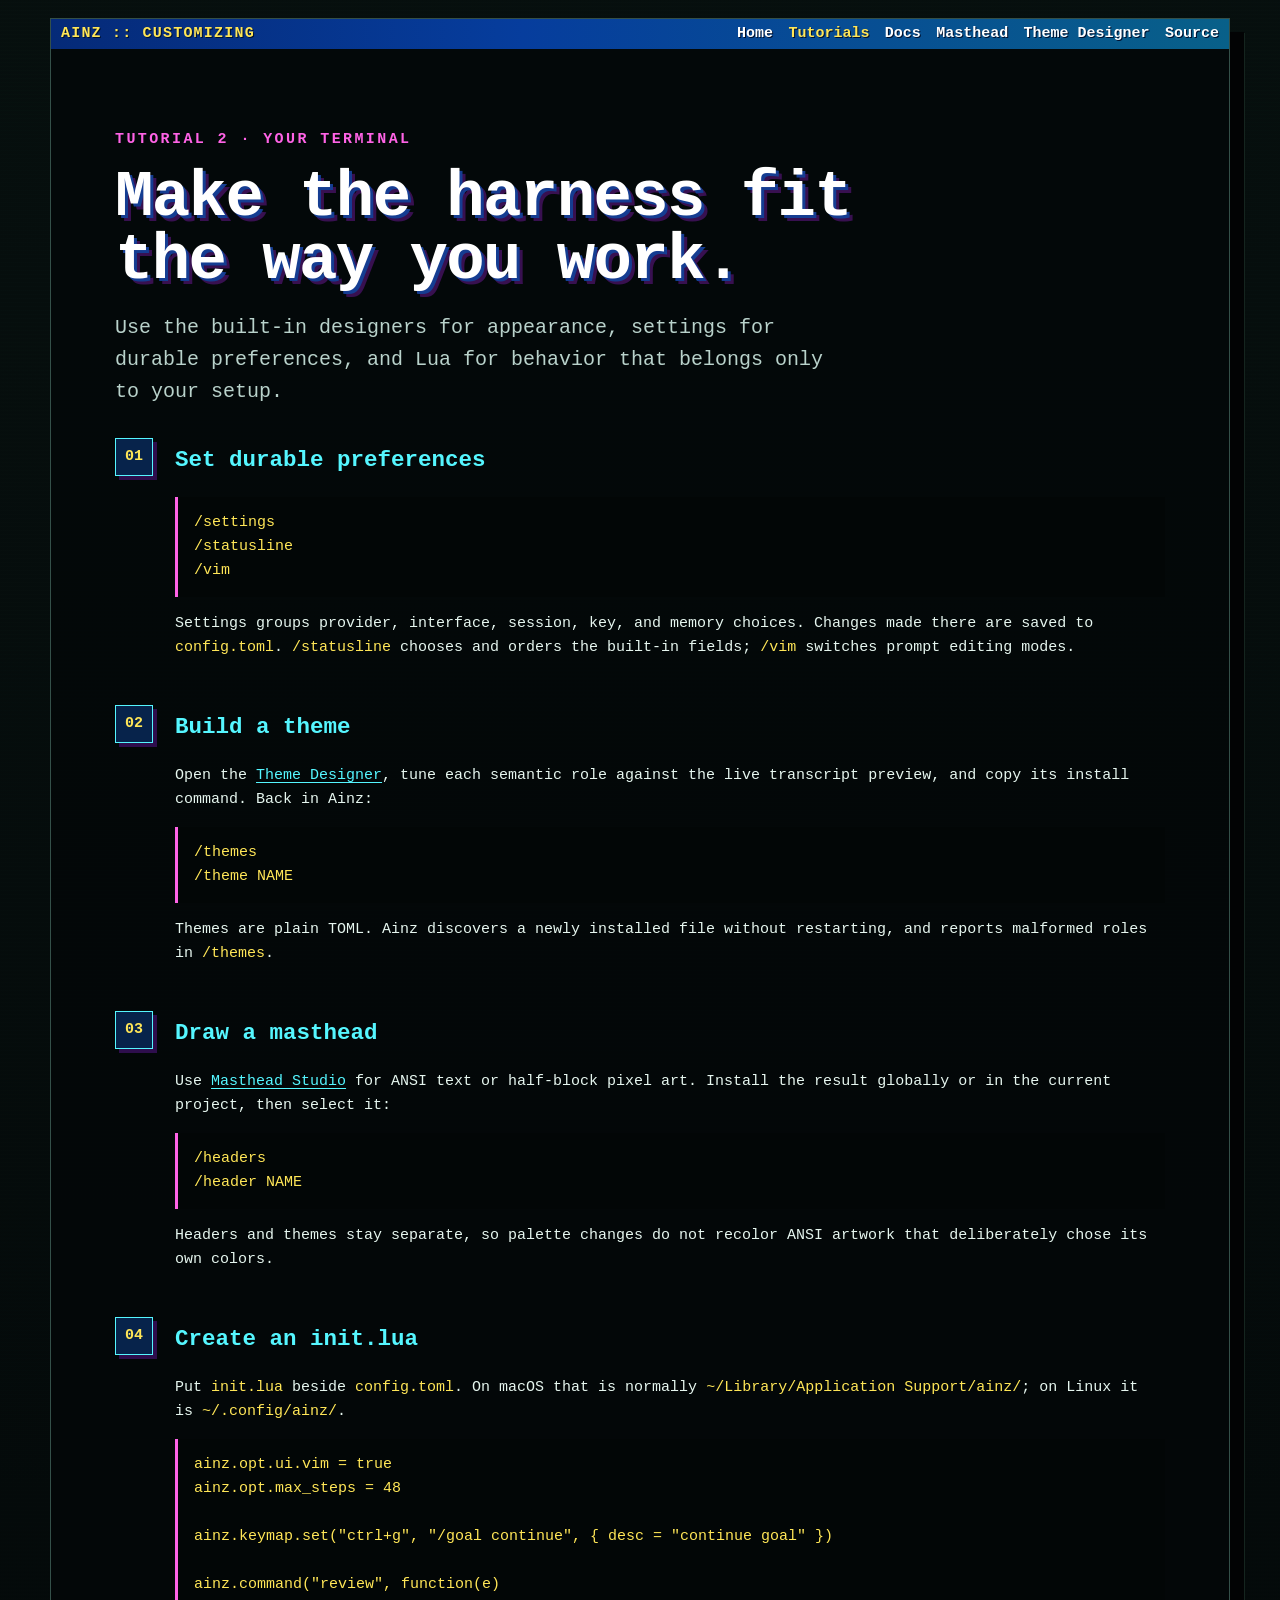
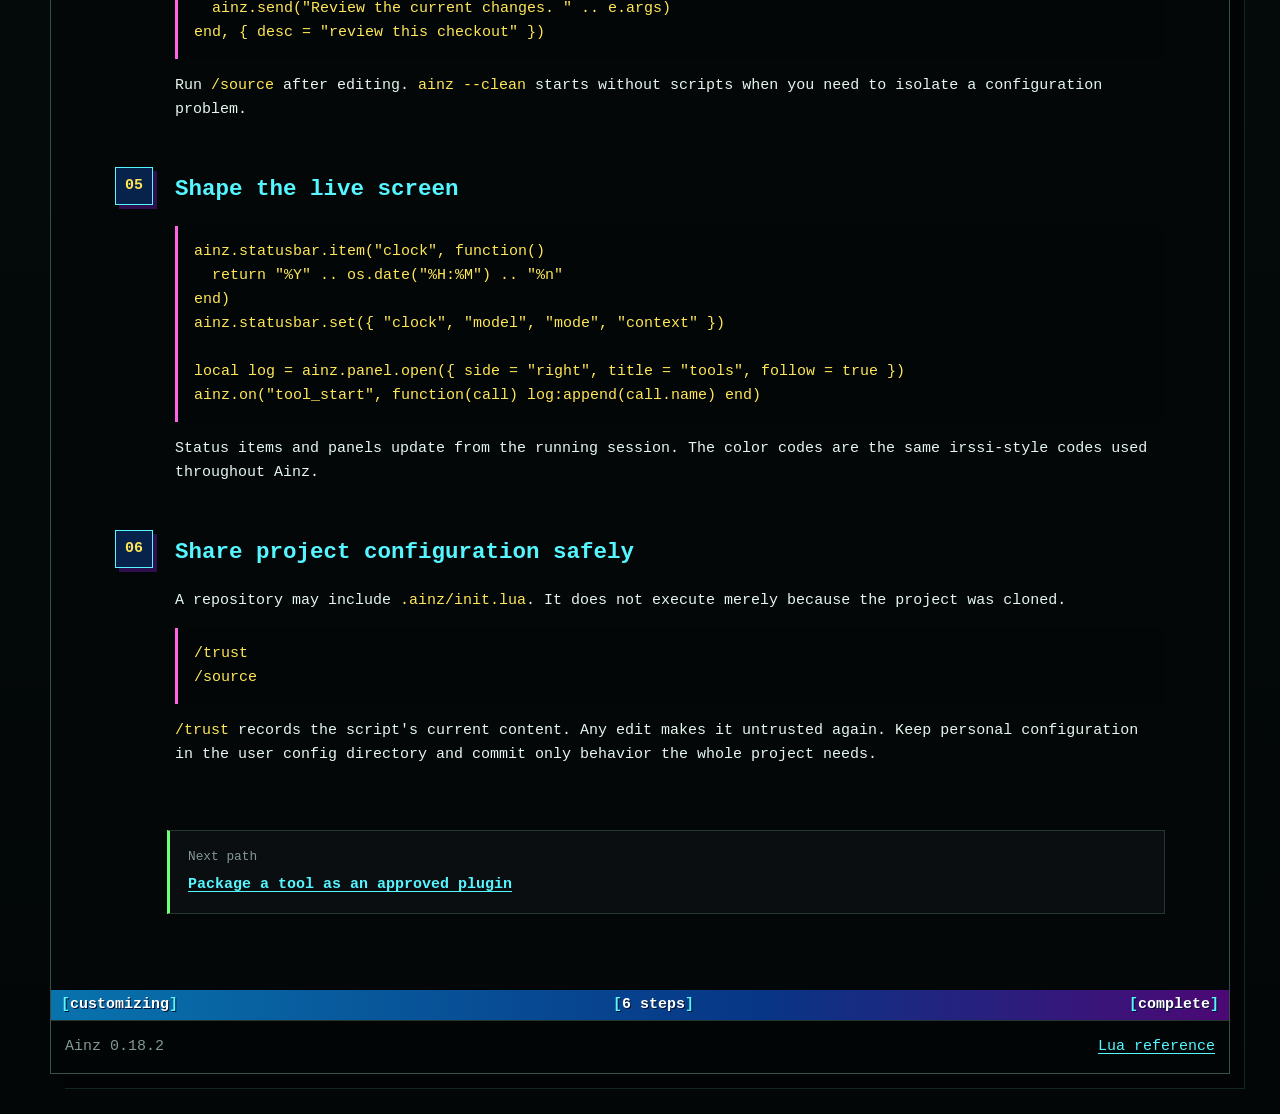
<file: site/tutorial/customizing/index.html>
<!doctype html><html lang="en"><head><meta charset="utf-8"><meta name="viewport" content="width=device-width,initial-scale=1"><meta name="description" content="Customize Ainz themes, mastheads, shortcuts, status fields, and Lua configuration."><title>Customizing Ainz</title><link rel="canonical" href="https://wess.io/ainz/tutorial/customizing/"><link rel="stylesheet" href="../../assets/site.css"><link rel="icon" type="image/svg+xml" sizes="any" href="../../assets/favicon.svg"></head>
<body><a class="skip" href="#main">skip to content</a><div class="shell">
<div class="topline"><strong>AINZ :: CUSTOMIZING</strong><nav aria-label="Main navigation"><a href="../../">Home</a><a aria-current="page" href="../">Tutorials</a><a href="../../docs/">Docs</a><a href="../../masthead/">Masthead</a><a href="../../theme/">Theme Designer</a><a href="https://github.com/wess/ainz">Source</a></nav></div>
<main id="main" class="content"><header><p class="eyebrow">Tutorial 2 · your terminal</p><h1>Make the harness fit the way you work.</h1><p class="lede">Use the built-in designers for appearance, settings for durable preferences, and Lua for behavior that belongs only to your setup.</p></header>
<div class="doc">
<section class="step"><div class="stepnum">01</div><div><h2>Set durable preferences</h2><pre><code>/settings
/statusline
/vim</code></pre><p>Settings groups provider, interface, session, key, and memory choices. Changes made there are saved to <code>config.toml</code>. <code>/statusline</code> chooses and orders the built-in fields; <code>/vim</code> switches prompt editing modes.</p></div></section>
<section class="step"><div class="stepnum">02</div><div><h2>Build a theme</h2><p>Open the <a href="../../theme/">Theme Designer</a>, tune each semantic role against the live transcript preview, and copy its install command. Back in Ainz:</p><pre><code>/themes
/theme NAME</code></pre><p>Themes are plain TOML. Ainz discovers a newly installed file without restarting, and reports malformed roles in <code>/themes</code>.</p></div></section>
<section class="step"><div class="stepnum">03</div><div><h2>Draw a masthead</h2><p>Use <a href="../../masthead/">Masthead Studio</a> for ANSI text or half-block pixel art. Install the result globally or in the current project, then select it:</p><pre><code>/headers
/header NAME</code></pre><p>Headers and themes stay separate, so palette changes do not recolor ANSI artwork that deliberately chose its own colors.</p></div></section>
<section class="step"><div class="stepnum">04</div><div><h2>Create an init.lua</h2><p>Put <code>init.lua</code> beside <code>config.toml</code>. On macOS that is normally <code>~/Library/Application Support/ainz/</code>; on Linux it is <code>~/.config/ainz/</code>.</p><pre><code>ainz.opt.ui.vim = true
ainz.opt.max_steps = 48

ainz.keymap.set("ctrl+g", "/goal continue", { desc = "continue goal" })

ainz.command("review", function(e)
  ainz.send("Review the current changes. " .. e.args)
end, { desc = "review this checkout" })</code></pre><p>Run <code>/source</code> after editing. <code>ainz --clean</code> starts without scripts when you need to isolate a configuration problem.</p></div></section>
<section class="step"><div class="stepnum">05</div><div><h2>Shape the live screen</h2><pre><code>ainz.statusbar.item("clock", function()
  return "%Y" .. os.date("%H:%M") .. "%n"
end)
ainz.statusbar.set({ "clock", "model", "mode", "context" })

local log = ainz.panel.open({ side = "right", title = "tools", follow = true })
ainz.on("tool_start", function(call) log:append(call.name) end)</code></pre><p>Status items and panels update from the running session. The color codes are the same irssi-style codes used throughout Ainz.</p></div></section>
<section class="step"><div class="stepnum">06</div><div><h2>Share project configuration safely</h2><p>A repository may include <code>.ainz/init.lua</code>. It does not execute merely because the project was cloned.</p><pre><code>/trust
/source</code></pre><p><code>/trust</code> records the script's current content. Any edit makes it untrusted again. Keep personal configuration in the user config directory and commit only behavior the whole project needs.</p></div></section>
<div class="nextlesson"><span>Next path</span><a href="../plugins/">Package a tool as an approved plugin</a></div>
</div></main><div class="statusline"><span>customizing</span><span>6 steps</span><span>complete</span></div><footer><span>Ainz 0.18.2</span><span><a href="../../docs/#lua">Lua reference</a></span></footer></div></body></html>
</file>
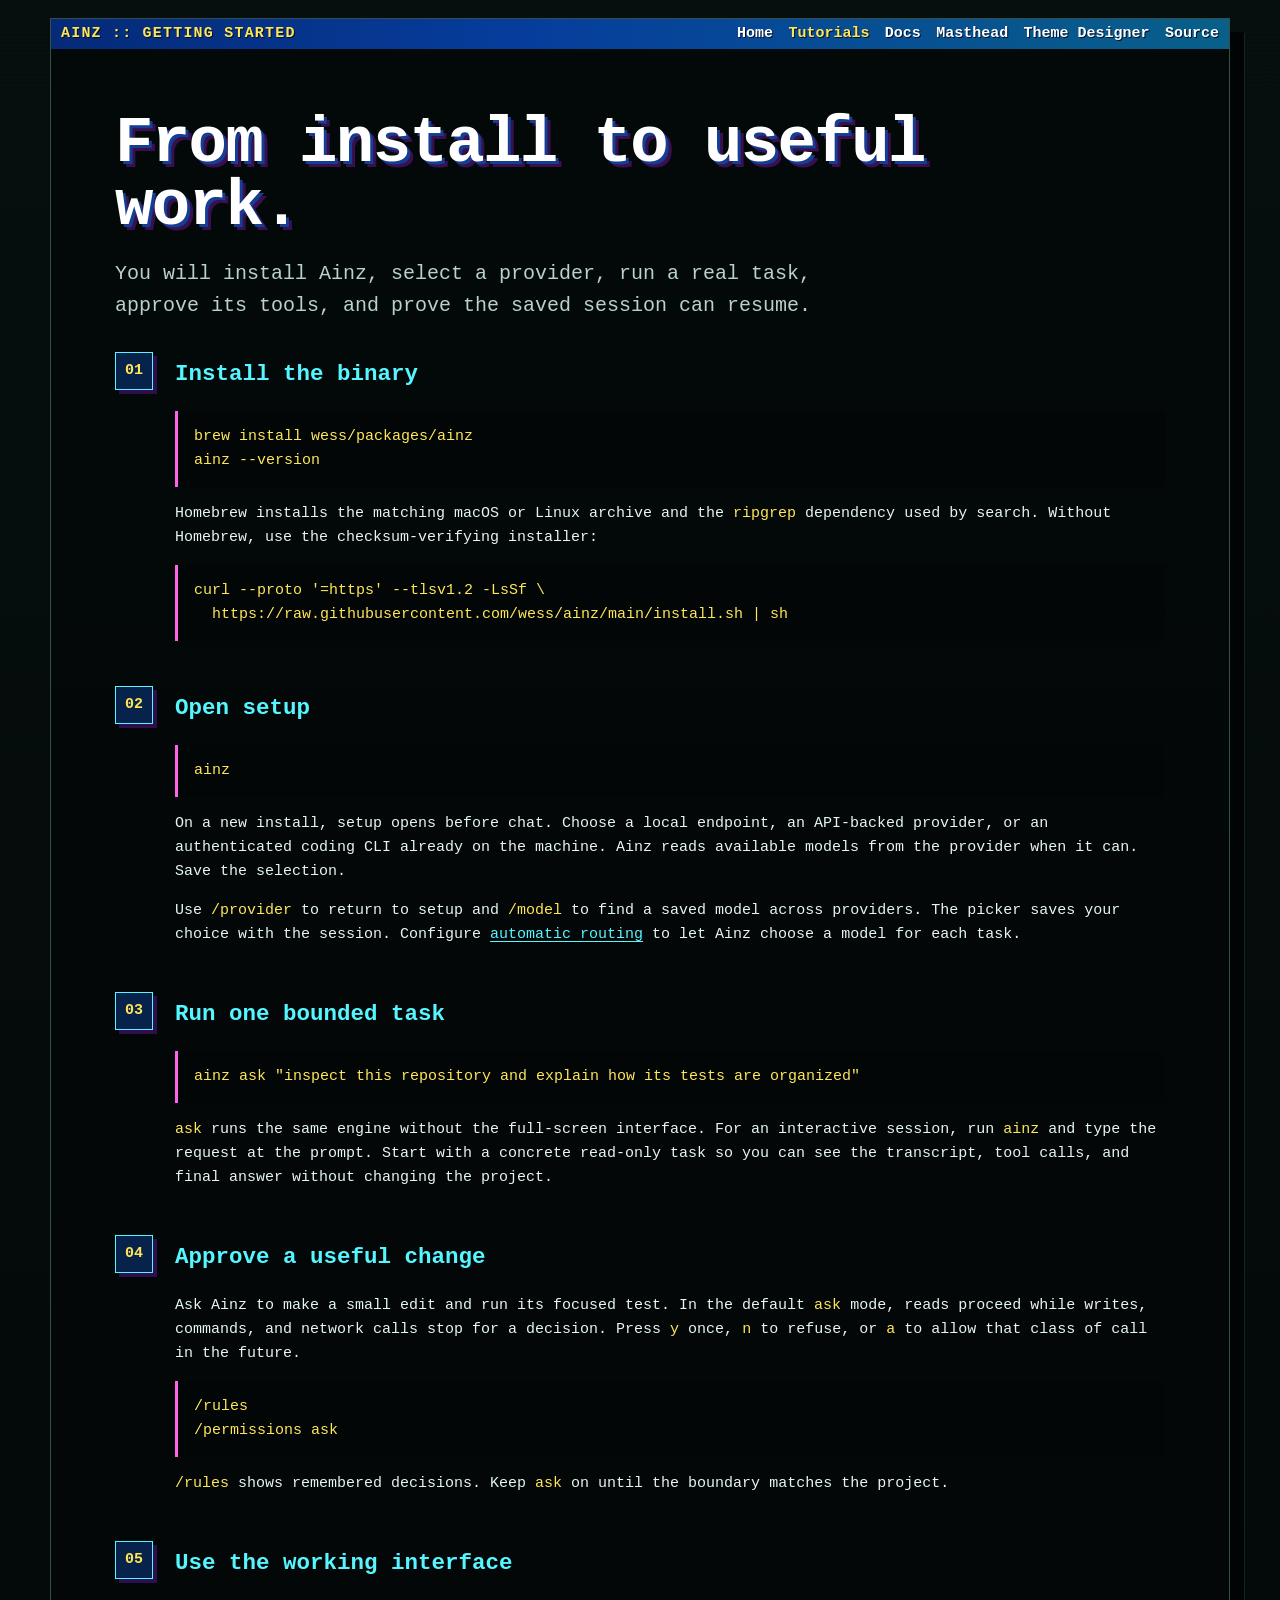
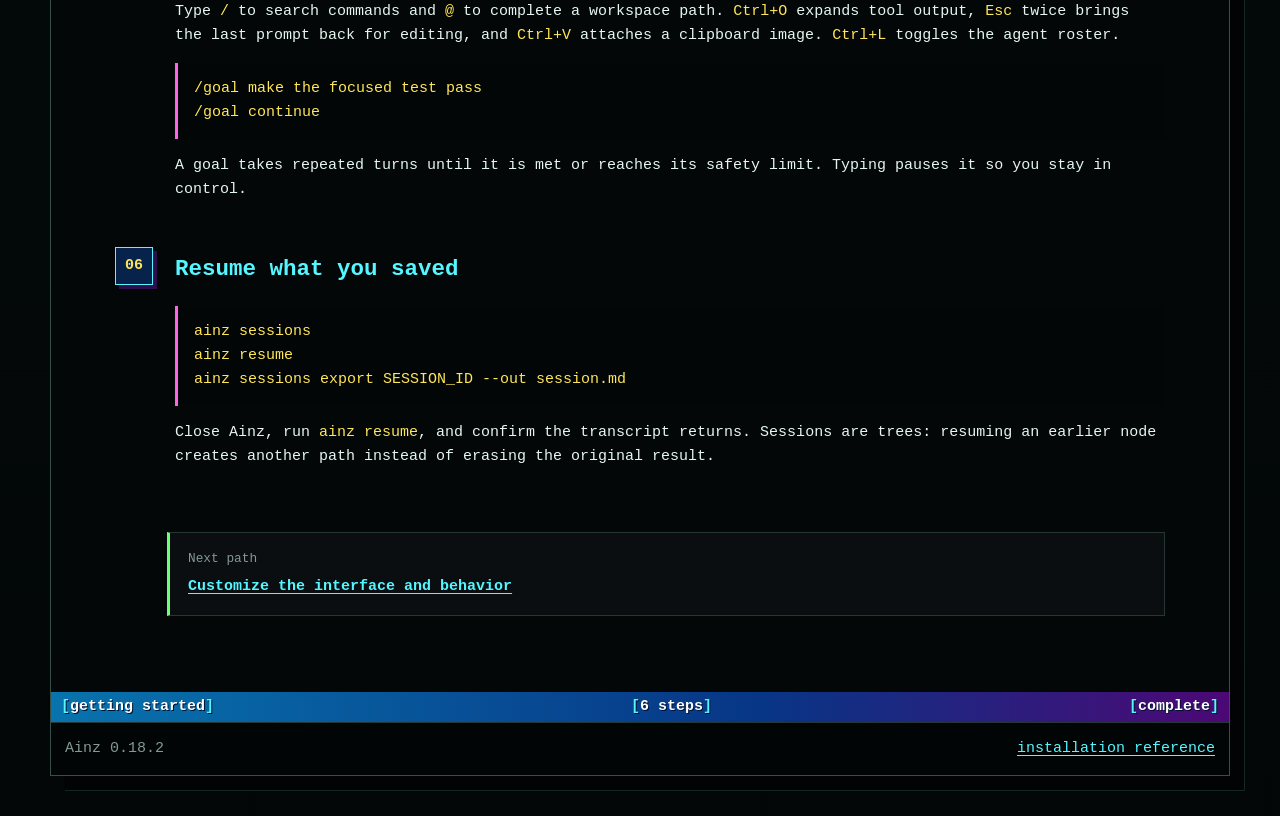
<file: site/tutorial/gettingstarted/index.html>
<!doctype html><html lang="en"><head><meta charset="utf-8"><meta name="viewport" content="width=device-width,initial-scale=1"><meta name="description" content="Install Ainz, connect a provider, and complete your first resumable agent session."><title>Getting started with Ainz</title><link rel="canonical" href="https://wess.io/ainz/tutorial/gettingstarted/"><link rel="stylesheet" href="../../assets/site.css"><link rel="icon" type="image/svg+xml" sizes="any" href="../../assets/favicon.svg"></head>
<body><a class="skip" href="#main">skip to content</a><div class="shell">
<div class="topline"><strong>AINZ :: GETTING STARTED</strong><nav aria-label="Main navigation"><a href="../../">Home</a><a aria-current="page" href="../">Tutorials</a><a href="../../docs/">Docs</a><a href="../../masthead/">Masthead</a><a href="../../theme/">Theme Designer</a><a href="https://github.com/wess/ainz">Source</a></nav></div>
<main id="main" class="content"><header><h1>From install to useful work.</h1><p class="lede">You will install Ainz, select a provider, run a real task, approve its tools, and prove the saved session can resume.</p></header>
<div class="doc">
<section class="step"><div class="stepnum">01</div><div><h2>Install the binary</h2><pre><code>brew install wess/packages/ainz
ainz --version</code></pre><p>Homebrew installs the matching macOS or Linux archive and the <code>ripgrep</code> dependency used by search. Without Homebrew, use the checksum-verifying installer:</p><pre><code>curl --proto '=https' --tlsv1.2 -LsSf \
  https://raw.githubusercontent.com/wess/ainz/main/install.sh | sh</code></pre></div></section>
<section class="step"><div class="stepnum">02</div><div><h2>Open setup</h2><pre><code>ainz</code></pre><p>On a new install, setup opens before chat. Choose a local endpoint, an API-backed provider, or an authenticated coding CLI already on the machine. Ainz reads available models from the provider when it can. Save the selection.</p><p>Use <code>/provider</code> to return to setup and <code>/model</code> to find a saved model across providers. The picker saves your choice with the session. Configure <a href="../../docs/#automatic-model-routing">automatic routing</a> to let Ainz choose a model for each task.</p></div></section>
<section class="step"><div class="stepnum">03</div><div><h2>Run one bounded task</h2><pre><code>ainz ask "inspect this repository and explain how its tests are organized"</code></pre><p><code>ask</code> runs the same engine without the full-screen interface. For an interactive session, run <code>ainz</code> and type the request at the prompt. Start with a concrete read-only task so you can see the transcript, tool calls, and final answer without changing the project.</p></div></section>
<section class="step"><div class="stepnum">04</div><div><h2>Approve a useful change</h2><p>Ask Ainz to make a small edit and run its focused test. In the default <code>ask</code> mode, reads proceed while writes, commands, and network calls stop for a decision. Press <code>y</code> once, <code>n</code> to refuse, or <code>a</code> to allow that class of call in the future.</p><pre><code>/rules
/permissions ask</code></pre><p><code>/rules</code> shows remembered decisions. Keep <code>ask</code> on until the boundary matches the project.</p></div></section>
<section class="step"><div class="stepnum">05</div><div><h2>Use the working interface</h2><p>Type <code>/</code> to search commands and <code>@</code> to complete a workspace path. <code>Ctrl+O</code> expands tool output, <code>Esc</code> twice brings the last prompt back for editing, and <code>Ctrl+V</code> attaches a clipboard image. <code>Ctrl+L</code> toggles the agent roster.</p><pre><code>/goal make the focused test pass
/goal continue</code></pre><p>A goal takes repeated turns until it is met or reaches its safety limit. Typing pauses it so you stay in control.</p></div></section>
<section class="step"><div class="stepnum">06</div><div><h2>Resume what you saved</h2><pre><code>ainz sessions
ainz resume
ainz sessions export SESSION_ID --out session.md</code></pre><p>Close Ainz, run <code>ainz resume</code>, and confirm the transcript returns. Sessions are trees: resuming an earlier node creates another path instead of erasing the original result.</p></div></section>
<div class="nextlesson"><span>Next path</span><a href="../customizing/">Customize the interface and behavior</a></div>
</div></main><div class="statusline"><span>getting started</span><span>6 steps</span><span>complete</span></div><footer><span>Ainz 0.18.2</span><span><a href="../../docs/#install">installation reference</a></span></footer></div></body></html>
</file>
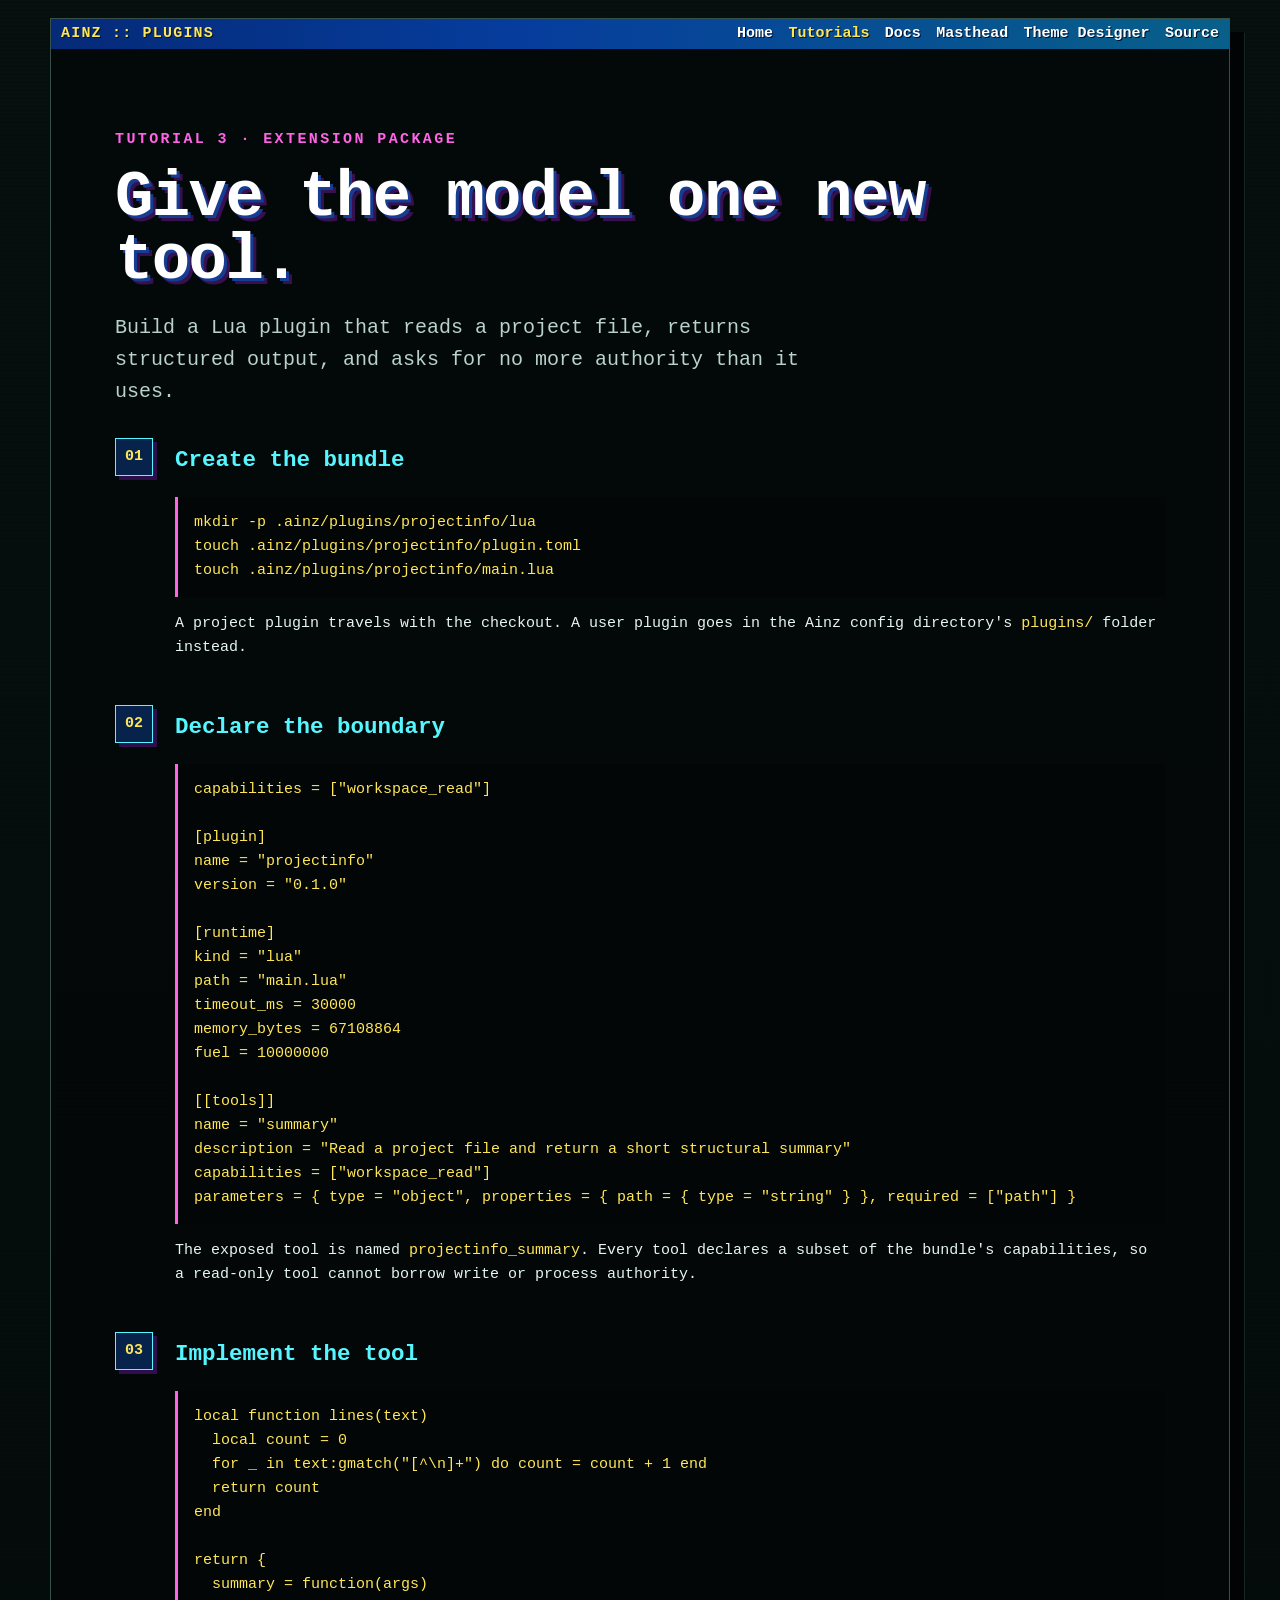
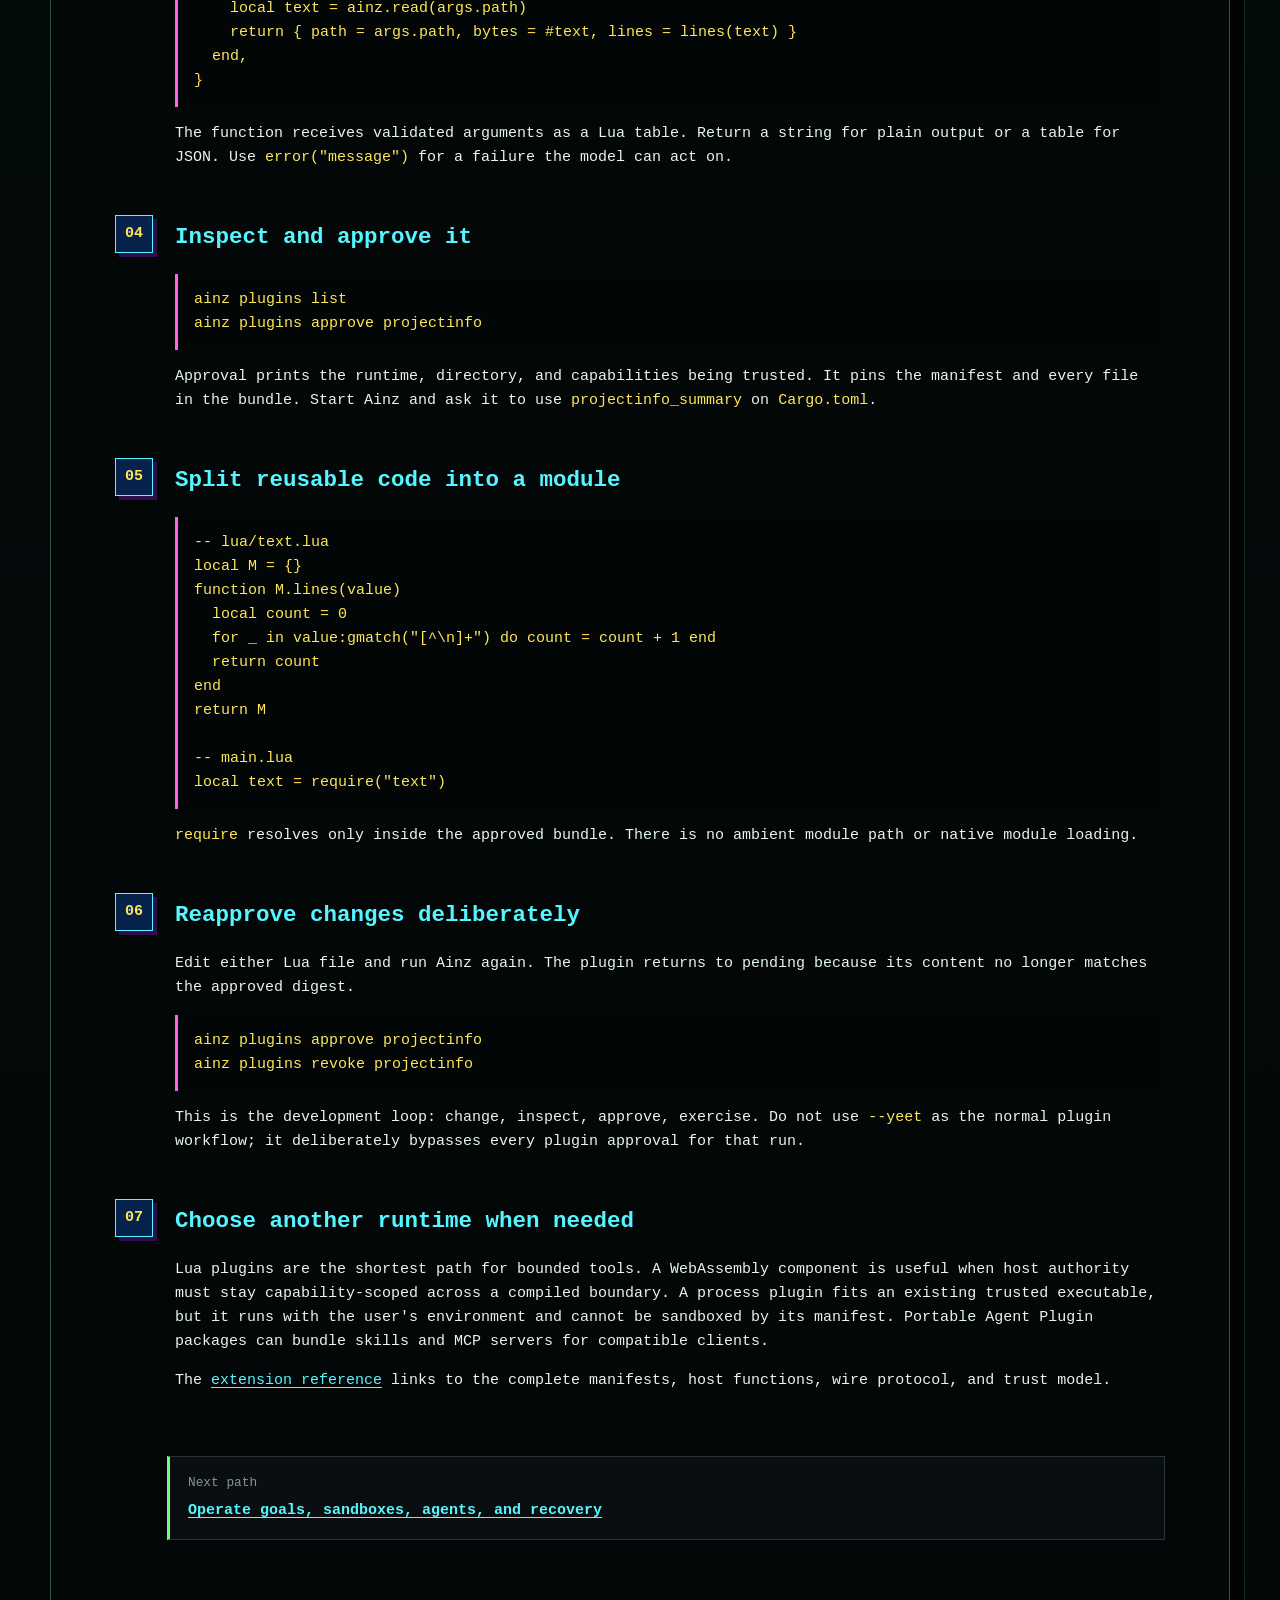
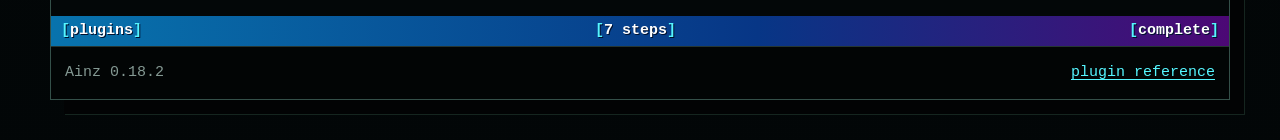
<file: site/tutorial/plugins/index.html>
<!doctype html><html lang="en"><head><meta charset="utf-8"><meta name="viewport" content="width=device-width,initial-scale=1"><meta name="description" content="Write, approve, test, and evolve a capability-scoped Lua plugin for Ainz."><title>Writing plugins for Ainz</title><link rel="canonical" href="https://wess.io/ainz/tutorial/plugins/"><link rel="stylesheet" href="../../assets/site.css"><link rel="icon" type="image/svg+xml" sizes="any" href="../../assets/favicon.svg"></head>
<body><a class="skip" href="#main">skip to content</a><div class="shell">
<div class="topline"><strong>AINZ :: PLUGINS</strong><nav aria-label="Main navigation"><a href="../../">Home</a><a aria-current="page" href="../">Tutorials</a><a href="../../docs/">Docs</a><a href="../../masthead/">Masthead</a><a href="../../theme/">Theme Designer</a><a href="https://github.com/wess/ainz">Source</a></nav></div>
<main id="main" class="content"><header><p class="eyebrow">Tutorial 3 · extension package</p><h1>Give the model one new tool.</h1><p class="lede">Build a Lua plugin that reads a project file, returns structured output, and asks for no more authority than it uses.</p></header>
<div class="doc">
<section class="step"><div class="stepnum">01</div><div><h2>Create the bundle</h2><pre><code>mkdir -p .ainz/plugins/projectinfo/lua
touch .ainz/plugins/projectinfo/plugin.toml
touch .ainz/plugins/projectinfo/main.lua</code></pre><p>A project plugin travels with the checkout. A user plugin goes in the Ainz config directory's <code>plugins/</code> folder instead.</p></div></section>
<section class="step"><div class="stepnum">02</div><div><h2>Declare the boundary</h2><pre><code>capabilities = ["workspace_read"]

[plugin]
name = "projectinfo"
version = "0.1.0"

[runtime]
kind = "lua"
path = "main.lua"
timeout_ms = 30000
memory_bytes = 67108864
fuel = 10000000

[[tools]]
name = "summary"
description = "Read a project file and return a short structural summary"
capabilities = ["workspace_read"]
parameters = { type = "object", properties = { path = { type = "string" } }, required = ["path"] }</code></pre><p>The exposed tool is named <code>projectinfo_summary</code>. Every tool declares a subset of the bundle's capabilities, so a read-only tool cannot borrow write or process authority.</p></div></section>
<section class="step"><div class="stepnum">03</div><div><h2>Implement the tool</h2><pre><code>local function lines(text)
  local count = 0
  for _ in text:gmatch("[^\n]+") do count = count + 1 end
  return count
end

return {
  summary = function(args)
    local text = ainz.read(args.path)
    return { path = args.path, bytes = #text, lines = lines(text) }
  end,
}</code></pre><p>The function receives validated arguments as a Lua table. Return a string for plain output or a table for JSON. Use <code>error("message")</code> for a failure the model can act on.</p></div></section>
<section class="step"><div class="stepnum">04</div><div><h2>Inspect and approve it</h2><pre><code>ainz plugins list
ainz plugins approve projectinfo</code></pre><p>Approval prints the runtime, directory, and capabilities being trusted. It pins the manifest and every file in the bundle. Start Ainz and ask it to use <code>projectinfo_summary</code> on <code>Cargo.toml</code>.</p></div></section>
<section class="step"><div class="stepnum">05</div><div><h2>Split reusable code into a module</h2><pre><code>-- lua/text.lua
local M = {}
function M.lines(value)
  local count = 0
  for _ in value:gmatch("[^\n]+") do count = count + 1 end
  return count
end
return M

-- main.lua
local text = require("text")</code></pre><p><code>require</code> resolves only inside the approved bundle. There is no ambient module path or native module loading.</p></div></section>
<section class="step"><div class="stepnum">06</div><div><h2>Reapprove changes deliberately</h2><p>Edit either Lua file and run Ainz again. The plugin returns to pending because its content no longer matches the approved digest.</p><pre><code>ainz plugins approve projectinfo
ainz plugins revoke projectinfo</code></pre><p>This is the development loop: change, inspect, approve, exercise. Do not use <code>--yeet</code> as the normal plugin workflow; it deliberately bypasses every plugin approval for that run.</p></div></section>
<section class="step"><div class="stepnum">07</div><div><h2>Choose another runtime when needed</h2><p>Lua plugins are the shortest path for bounded tools. A WebAssembly component is useful when host authority must stay capability-scoped across a compiled boundary. A process plugin fits an existing trusted executable, but it runs with the user's environment and cannot be sandboxed by its manifest. Portable Agent Plugin packages can bundle skills and MCP servers for compatible clients.</p><p>The <a href="../../docs/#extensions">extension reference</a> links to the complete manifests, host functions, wire protocol, and trust model.</p></div></section>
<div class="nextlesson"><span>Next path</span><a href="../advanced/">Operate goals, sandboxes, agents, and recovery</a></div>
</div></main><div class="statusline"><span>plugins</span><span>7 steps</span><span>complete</span></div><footer><span>Ainz 0.18.2</span><span><a href="https://github.com/wess/ainz/blob/main/docs/plugins.md">plugin reference</a></span></footer></div></body></html>
</file>
<file: site/assets/site.css>
:root {
  --black: #050708;
  --panel: #0a0e10;
  --panel-2: #10171a;
  --blue: #063d9d;
  --blue-hi: #1684ff;
  --cyan: #55f6ff;
  --green: #6dff77;
  --yellow: #ffe657;
  --magenta: #ff63e6;
  --red: #ff5f65;
  --white: #e6f6ef;
  --muted: #849993;
  --line: #263632;
  --shadow: #001935;
  --mono: "SFMono-Regular", "Cascadia Mono", "Liberation Mono", Menlo, monospace;
}

* { box-sizing: border-box; }

html { scroll-behavior: smooth; }

body {
  margin: 0;
  color: var(--white);
  background:
    linear-gradient(rgba(7, 18, 16, .72), rgba(2, 6, 7, .94)),
    repeating-linear-gradient(0deg, transparent 0 3px, rgba(99, 255, 190, .025) 3px 4px),
    var(--black);
  font: 15px/1.6 var(--mono);
  min-height: 100vh;
}

a { color: var(--cyan); text-decoration-thickness: 1px; text-underline-offset: 3px; }
a:hover { color: #fff; background: #064d83; }
a:focus-visible, button:focus-visible { outline: 2px solid var(--yellow); outline-offset: 3px; }
code { color: var(--yellow); font-family: inherit; }

.skip { position: fixed; left: 1rem; top: -5rem; z-index: 20; padding: .5rem 1rem; background: var(--yellow); color: #000; }
.skip:focus { top: 1rem; }

.shell { width: min(1180px, calc(100% - 28px)); margin: 18px auto 40px; border: 1px solid #345049; box-shadow: 14px 14px 0 #020304, 15px 15px 0 #15251f; background: rgba(4, 8, 9, .96); }

.topline, .statusline {
  display: flex;
  align-items: center;
  gap: 1rem;
  min-height: 28px;
  padding: 3px 10px;
  color: #fff;
  background: linear-gradient(90deg, #052a78 0%, var(--blue) 40%, #086089 100%);
  font-weight: 700;
  text-shadow: 1px 1px #00112f;
}
.topline strong { color: var(--yellow); letter-spacing: .08em; }
.topline nav { display: flex; gap: 1.1rem; margin-left: auto; }
.topline a { color: #fff; text-decoration: none; }
.topline a[aria-current="page"] { color: var(--yellow); }
.statusline { justify-content: space-between; background: linear-gradient(90deg, #0873ad, #073686 60%, #4c0875); }
.statusline span::before { content: "["; color: var(--cyan); }
.statusline span::after { content: "]"; color: var(--cyan); }

.hero { display: grid; grid-template-columns: minmax(0, 1fr) 265px; min-height: 560px; }
.mainpane { min-width: 0; padding: clamp(22px, 5vw, 62px); border-right: 1px solid var(--line); }
.sidepane { padding: 18px 14px; background: var(--panel); }
.sidepane h2 { color: #fff; background: #194043; font-size: .85rem; margin: 0 -6px 12px; padding: 2px 7px; }
.agent { display: grid; grid-template-columns: 10px 1fr; gap: 8px; margin: 8px 0; color: var(--muted); }
.agent::before { content: ""; width: 7px; height: 7px; margin-top: 8px; background: var(--green); box-shadow: 0 0 8px var(--green); }
.agent.busy::before { background: var(--yellow); box-shadow: 0 0 8px var(--yellow); }
.agent b { display: block; color: var(--white); }
.side-rule { border: 0; border-top: 1px dashed #385049; margin: 18px 0; }

.masthead { margin: 0 0 26px; color: var(--cyan); font-weight: 900; font-size: clamp(7px, 1.35vw, 16px); line-height: 1.02; white-space: pre; letter-spacing: 0; text-shadow: 2px 2px #12427b, 4px 4px #241045; overflow: hidden; }
.prompt { color: var(--green); }
.prompt::before { content: "ainz@local:~$ "; color: var(--cyan); }
h1 { max-width: 850px; margin: 13px 0 18px; font-size: clamp(2rem, 5vw, 4.8rem); line-height: .98; letter-spacing: -.025em; color: #fff; text-shadow: 3px 3px #153d92, 6px 6px #381050; }
.lede { max-width: 720px; font-size: clamp(1rem, 2vw, 1.25rem); color: #b9d2cb; }

.actions { display: flex; flex-wrap: wrap; gap: 12px; margin: 30px 0; }
.button { display: inline-block; border: 1px solid #93ffdf; padding: 9px 15px; color: #05100c; background: var(--green); font-weight: 800; text-decoration: none; box-shadow: 4px 4px 0 #17536a; }
.button.secondary { color: var(--cyan); background: #081620; border-color: var(--blue-hi); box-shadow: 4px 4px 0 #142051; }
.button:hover { color: #000; background: #fff; }

.commandbox { display: grid; grid-template-columns: auto 1fr auto; gap: 8px; align-items: center; max-width: 760px; border: 1px solid #315448; background: #020505; padding: 8px 10px; box-shadow: inset 0 0 24px rgba(12, 93, 72, .18); }
.commandbox code { overflow-x: auto; white-space: nowrap; }
.commandbox button { border: 0; color: #fff; background: var(--blue); font: inherit; cursor: pointer; padding: 3px 8px; }

.content { padding: clamp(26px, 5vw, 68px); }
.content > h1, .content > header h1 { margin-top: 0; }
.eyebrow { color: var(--magenta); text-transform: uppercase; letter-spacing: .16em; font-weight: bold; }
.grid { display: grid; grid-template-columns: repeat(3, minmax(0, 1fr)); gap: 1px; margin: 38px 0; background: var(--line); border: 1px solid var(--line); }
.card { min-height: 210px; padding: 22px; background: var(--panel); }
.card:nth-child(even) { background: var(--panel-2); }
.card h2 { margin-top: 0; color: var(--yellow); font-size: 1rem; text-transform: uppercase; }
.card .index { float: right; color: #39665c; font-size: 1.5rem; }

.split { display: grid; grid-template-columns: 220px minmax(0, 1fr); gap: clamp(24px, 5vw, 70px); }
.toc { position: sticky; top: 20px; align-self: start; border-left: 3px solid var(--blue); padding-left: 14px; }
.toc a { display: block; padding: 4px 0; color: #a5cfc6; }
.doc h2 { color: var(--cyan); margin-top: 3rem; border-bottom: 1px dashed #315047; padding-bottom: .25rem; }
.doc h3 { color: var(--yellow); margin-top: 2rem; }
.doc pre { overflow-x: auto; border-left: 3px solid var(--magenta); padding: 14px 16px; background: #020606; color: var(--white); }
.doc table { width: 100%; border-collapse: collapse; display: block; overflow-x: auto; }
.doc th, .doc td { padding: 8px 12px; border: 1px solid var(--line); text-align: left; }
.doc th { color: var(--yellow); background: #0b2020; }
.callout { margin: 24px 0; border: 1px solid #315b5c; padding: 13px 16px; background: #071719; box-shadow: 5px 5px 0 #041031; }
.callout::before { content: "NOTICE "; color: var(--yellow); font-weight: bold; }

.step { display: grid; grid-template-columns: 46px minmax(0, 1fr); gap: 14px; margin: 30px 0; }
.stepnum { width: 38px; height: 38px; display: grid; place-items: center; border: 1px solid var(--cyan); color: var(--yellow); background: #07234b; font-weight: bold; box-shadow: 4px 4px 0 #2e0e4d; }
.step h2 { margin: 4px 0 12px; border: 0; }

.tutorialmap { display: grid; grid-template-columns: repeat(2, minmax(0, 1fr)); gap: 1px; margin: 38px 0; border: 1px solid var(--line); background: var(--line); }
.route { position: relative; display: grid; gap: 10px; min-height: 230px; padding: 24px; color: var(--white); background: var(--panel); text-decoration: none; }
.route:nth-child(2), .route:nth-child(3) { background: var(--panel-2); }
.route::before { content: "$"; position: absolute; right: 20px; top: 12px; color: #31584f; font-size: 2.4rem; font-weight: 900; }
.route:hover { color: #fff; background: #0d2830; }
.route strong { max-width: 20ch; color: var(--yellow); font-size: 1.15rem; }
.route small { align-self: end; color: var(--muted); }
.routecmd { width: max-content; color: var(--green); border-bottom: 1px dashed #315047; }
.nextlesson { display: grid; gap: 5px; margin: 48px 0 12px 52px; padding: 16px 18px; border: 1px solid var(--line); border-left: 3px solid var(--green); background: var(--panel); }
.nextlesson span { color: var(--muted); font-size: .8rem; }
.nextlesson a { font-weight: 800; }

footer { display: flex; flex-wrap: wrap; justify-content: space-between; gap: 10px; border-top: 1px solid var(--line); padding: 14px; color: var(--muted); background: #020505; }

@media (max-width: 800px) {
  .shell { width: calc(100% - 16px); margin-top: 8px; box-shadow: 7px 7px #020304; }
  .topline { align-items: flex-start; flex-direction: column; gap: 3px; }
  .topline nav { margin-left: 0; width: 100%; overflow-x: auto; }
  .hero { grid-template-columns: 1fr; }
  .mainpane { border-right: 0; }
  .sidepane { display: none; }
  .grid { grid-template-columns: 1fr; }
  .tutorialmap { grid-template-columns: 1fr; }
  .route { min-height: 190px; }
  .nextlesson { margin-left: 0; }
  .split { grid-template-columns: minmax(0, 1fr); }
  .toc { position: static; columns: 2; }
  .statusline span:nth-child(n+3) { display: none; }
}

@media (prefers-reduced-motion: reduce) { html { scroll-behavior: auto; } }

/* masthead studio */
.studio { display: grid; gap: 1rem; }
.studio h2 { margin: 1rem 0 0; }
.toolbar { display: flex; flex-wrap: wrap; gap: 0.75rem 1.25rem; align-items: center; }
.toolbar label { display: inline-flex; align-items: center; gap: 0.4rem; color: var(--muted); }
.toolbar input[type="text"], .toolbar input[type="number"], .toolbar select { background: #05070a; color: var(--white); border: 1px solid var(--line); padding: 0.3rem 0.5rem; font: inherit; }
.toolbar input[type="number"] { width: 5rem; }
.toolbar input[type="color"] { width: 2.4rem; height: 1.8rem; padding: 0; border: 1px solid var(--line); background: none; }
.tools { display: inline-flex; gap: 0.25rem; }
.tools button, .swatch { font: inherit; cursor: pointer; }
.tools button { background: #05070a; color: var(--white); border: 1px solid var(--line); padding: 0.3rem 0.7rem; }
.tools button.selected { background: var(--blue); color: #fff; }
.palette { display: flex; flex-wrap: wrap; gap: 0.3rem; }
.swatch { width: 1.6rem; height: 1.6rem; border: 2px solid transparent; }
.swatch.selected { border-color: #fff; }
.gridwrap { overflow: auto; border: 1px solid var(--line); max-width: 100%; }
#grid { display: block; image-rendering: pixelated; touch-action: none; cursor: crosshair; }
.studio-preview { background: #000; padding: 0.5rem; overflow-x: auto; border: 1px solid var(--line); }
#preview { display: block; image-rendering: pixelated; }
.hint { color: var(--muted); }
.hint.error { color: var(--magenta); }
.actions label.button input { display: none; }

/* the studio keeps drawing and delivery visible together */
.studio-page { padding: clamp(20px, 3vw, 38px); }
.studio-heading { display: flex; align-items: baseline; justify-content: space-between; gap: 20px; }
.studio-heading h1 { font-size: clamp(2.2rem, 5vw, 3.6rem); letter-spacing: -.025em; margin-bottom: 12px; }
.studio-heading .lede { margin: 0; }
.studio-intro { max-width: 76ch; margin: 24px 0 34px; color: #b9d2cb; }
.studio { grid-template-columns: minmax(0, 1fr) minmax(290px, 340px); gap: 32px; align-items: start; }
.studio-editor, .studio-delivery, .studio-delivery section { min-width: 0; }
.studio-delivery { position: sticky; top: 18px; border-left: 1px solid var(--line); padding-left: 26px; }
.studio h2 { font-size: 1.05rem; margin: 0 0 18px; color: var(--yellow); }
.section-line { display: flex; align-items: baseline; justify-content: space-between; gap: 12px; }
.section-line span { font-size: .75rem; color: var(--muted); text-align: right; }
.studio .toolbar, .starter-row { margin-bottom: 16px; }
.starter-row { display: flex; flex-wrap: wrap; gap: 8px; padding-bottom: 18px; border-bottom: 1px solid var(--line); }
.studio button, .studio select, .studio input { font: inherit; }
.studio button { cursor: pointer; }
.studio button:not(.button):not(.swatch) { background: var(--panel-2); color: var(--white); border: 1px solid #45615a; padding: 7px 10px; }
.studio .tools button.selected { background: var(--blue); border-color: var(--blue-hi); }
.studio .tools { flex-wrap: wrap; }
.studio button:hover:not(:disabled) { border-color: var(--cyan); }
.studio button:disabled { opacity: .45; cursor: not-allowed; box-shadow: none; }
.studio input, .studio select { max-width: 100%; color: var(--white); background: var(--panel); border: 1px solid #45615a; padding: 7px 8px; }
.studio input[type="text"] { min-width: 0; width: 100%; }
.studio .toolbar input[type="text"] { width: 10rem; }
.studio .toolbar label { color: #b9d2cb; }
.studio .palette { margin-bottom: 18px; max-height: 100px; overflow: auto; }
.studio .swatch { width: 28px; height: 28px; }
.studio .gridwrap { min-height: 220px; max-height: 580px; background: #10171a; padding: 12px; }
.studio #grid { margin: auto; }
.studio .hint { font-size: .8rem; margin: 10px 0 18px; line-height: 1.55; }
.preview-topic { background: var(--blue); color: #fff; font-size: .8rem; padding: 4px 10px; }
.studio-preview { border-top: 0; background: #10171a; min-height: 140px; display: grid; align-items: center; }
#preview { max-width: 100%; height: auto; margin: auto; }
.install-panel { margin-top: 28px; padding-top: 24px; border-top: 1px solid var(--line); }
.install-panel > label { display: block; margin-bottom: 6px; }
.install-options { display: flex; flex-wrap: wrap; gap: 10px; margin: 18px 0; }
.install-options label { display: grid; gap: 6px; font-size: .85rem; }
.install-panel .button { width: 100%; box-shadow: none; padding: 12px; }
.install-panel .commandbox { grid-template-columns: minmax(0, 1fr) auto; }
.install-panel details { font-size: .8rem; }
.install-panel summary { color: var(--cyan); cursor: pointer; }
#install { white-space: pre-wrap; overflow-wrap: anywhere; max-height: 180px; overflow: auto; background: #050708; padding: 12px; }
.next-step { margin-bottom: 8px; }
.download-actions { display: flex; flex-wrap: wrap; gap: 8px; }
#notice { color: var(--green); font-size: .8rem; min-height: 2.5em; }
.studio-notes { margin-top: 52px; padding-top: 24px; border-top: 1px solid var(--line); max-width: 76ch; }
.studio-notes h2 { color: var(--cyan); font-size: 1.2rem; }
.brand-art { display: flex; align-items: center; gap: 26px; margin-bottom: 26px; }
.brand-art .masthead { margin: 0; }
.brand-art img { width: 96px; height: 96px; image-rendering: pixelated; flex: 0 0 auto; }
.buffer-example { border: 1px solid var(--line); background: var(--panel); margin: 32px 0; }
.buffer-example .buffer-topic { margin: 0; padding: 6px 14px; background: var(--blue); color: #fff; }
.buffer-example pre { overflow: auto; padding: 16px; margin: 0; color: var(--white); }
.buffer-example .buffer-result { color: var(--green); padding: 8px 14px; margin: 0; border-top: 1px solid var(--line); }
.doc code { overflow-wrap: anywhere; }
.doc pre code { overflow-wrap: normal; }
.commandbox { grid-template-columns: minmax(0, 1fr) auto; }
input:focus-visible, select:focus-visible, summary:focus-visible, canvas:focus-visible, pre:focus-visible { outline: 2px solid var(--yellow); outline-offset: 3px; }
::selection { background: var(--blue); color: #fff; }
input, textarea { caret-color: var(--cyan); }
* { scrollbar-color: #45615a var(--panel); }
@media (max-width: 960px) {
  .studio { grid-template-columns: minmax(0, 1fr); }
  .studio-delivery { position: static; padding: 26px 0 0; border-left: 0; border-top: 1px solid var(--line); }
  .studio-heading { display: block; }
  .studio-heading > a { display: inline-block; margin-top: 14px; }
}
@media (max-width: 480px) {
  .studio .toolbar { gap: 12px; }
  .section-line { display: block; margin-bottom: 18px; }
  .section-line h2 { margin-bottom: 6px; }
  .brand-art { gap: 12px; }
  .brand-art img { width: 64px; height: 64px; }
}

/* theme colors are scoped to the preview, leaving the designer readable */
.theme-studio { grid-template-columns: minmax(0, 1fr) minmax(270px, 300px); }
.theme-preview { background: var(--theme-background); color: var(--theme-text); border: 1px solid var(--theme-border); font-size: 12px; line-height: 1.65; }
.theme-topic { padding: 5px 10px; }
.theme-selected { background: var(--theme-bar); color: var(--theme-bar_text); }
.theme-bar { background: var(--theme-bar); color: var(--theme-bar_text); padding: 5px 10px; }
.theme-body { display: grid; grid-template-columns: minmax(0, 1fr) 100px; }
.theme-buffer { padding: 12px 10px; min-width: 0; }
.theme-buffer p { display: grid; grid-template-columns: 5ch minmax(0, 1fr); gap: 8px; margin: 0 0 8px; }
.theme-buffer time, .theme-muted { color: var(--theme-muted); }
.theme-buffer code { color: var(--theme-special); }
.theme-accent { color: var(--theme-accent); }
.theme-bright { color: var(--theme-bright); }
.theme-info { color: var(--theme-info); }
.theme-warning { color: var(--theme-warning); }
.theme-error { color: var(--theme-error); }
.theme-success { color: var(--theme-success); }
.theme-text { color: var(--theme-text); }
.theme-roster { border-left: 1px solid var(--theme-border); padding: 12px 10px; }
.theme-roster p { margin: 12px 0 0; }
.theme-roster img { display: block; margin: 22px auto 0; image-rendering: pixelated; }
.theme-input { padding: 8px 10px; }
.terminal-default { display: flex; align-items: center; gap: 8px; margin: 22px 0 14px; }
.color-fields { display: grid; grid-template-columns: repeat(2, minmax(0, 1fr)); gap: 0 20px; }
.color-field { display: grid; grid-template-columns: 34px minmax(0, 1fr); gap: 8px; padding: 12px 0; border-top: 1px solid var(--line); cursor: pointer; }
.color-field input[type="color"] { width: 32px; height: 32px; padding: 1px; grid-row: span 2; cursor: pointer; }
.color-field strong { display: block; font-size: .9rem; }
.color-field small { display: block; color: var(--muted); font-size: .75rem; }
.color-field code { font-size: .8rem; }
.theme-install { margin-top: 0; padding-top: 0; border-top: 0; }
#copytext { width: 100%; height: 160px; margin-top: 12px; background: var(--panel); color: var(--white); font: inherit; }
.topline nav a { white-space: nowrap; }
.topline nav { gap: clamp(.55rem, 1.2vw, 1.1rem); }
@media (max-width: 960px) { .theme-studio { grid-template-columns: minmax(0, 1fr); } }
@media (max-width: 480px) {
  .theme-body { grid-template-columns: minmax(0, 1fr) 74px; }
  .theme-roster { padding: 10px 6px; }
  .theme-buffer { padding: 10px 6px; }
  .theme-buffer p { grid-template-columns: minmax(0, 1fr); gap: 0; }
  .color-fields { grid-template-columns: minmax(0, 1fr); }
}
@media (max-width: 800px) {
  .topline nav { flex-wrap: wrap; overflow: visible; gap: 3px 14px; padding-bottom: 4px; }
}
</file>
